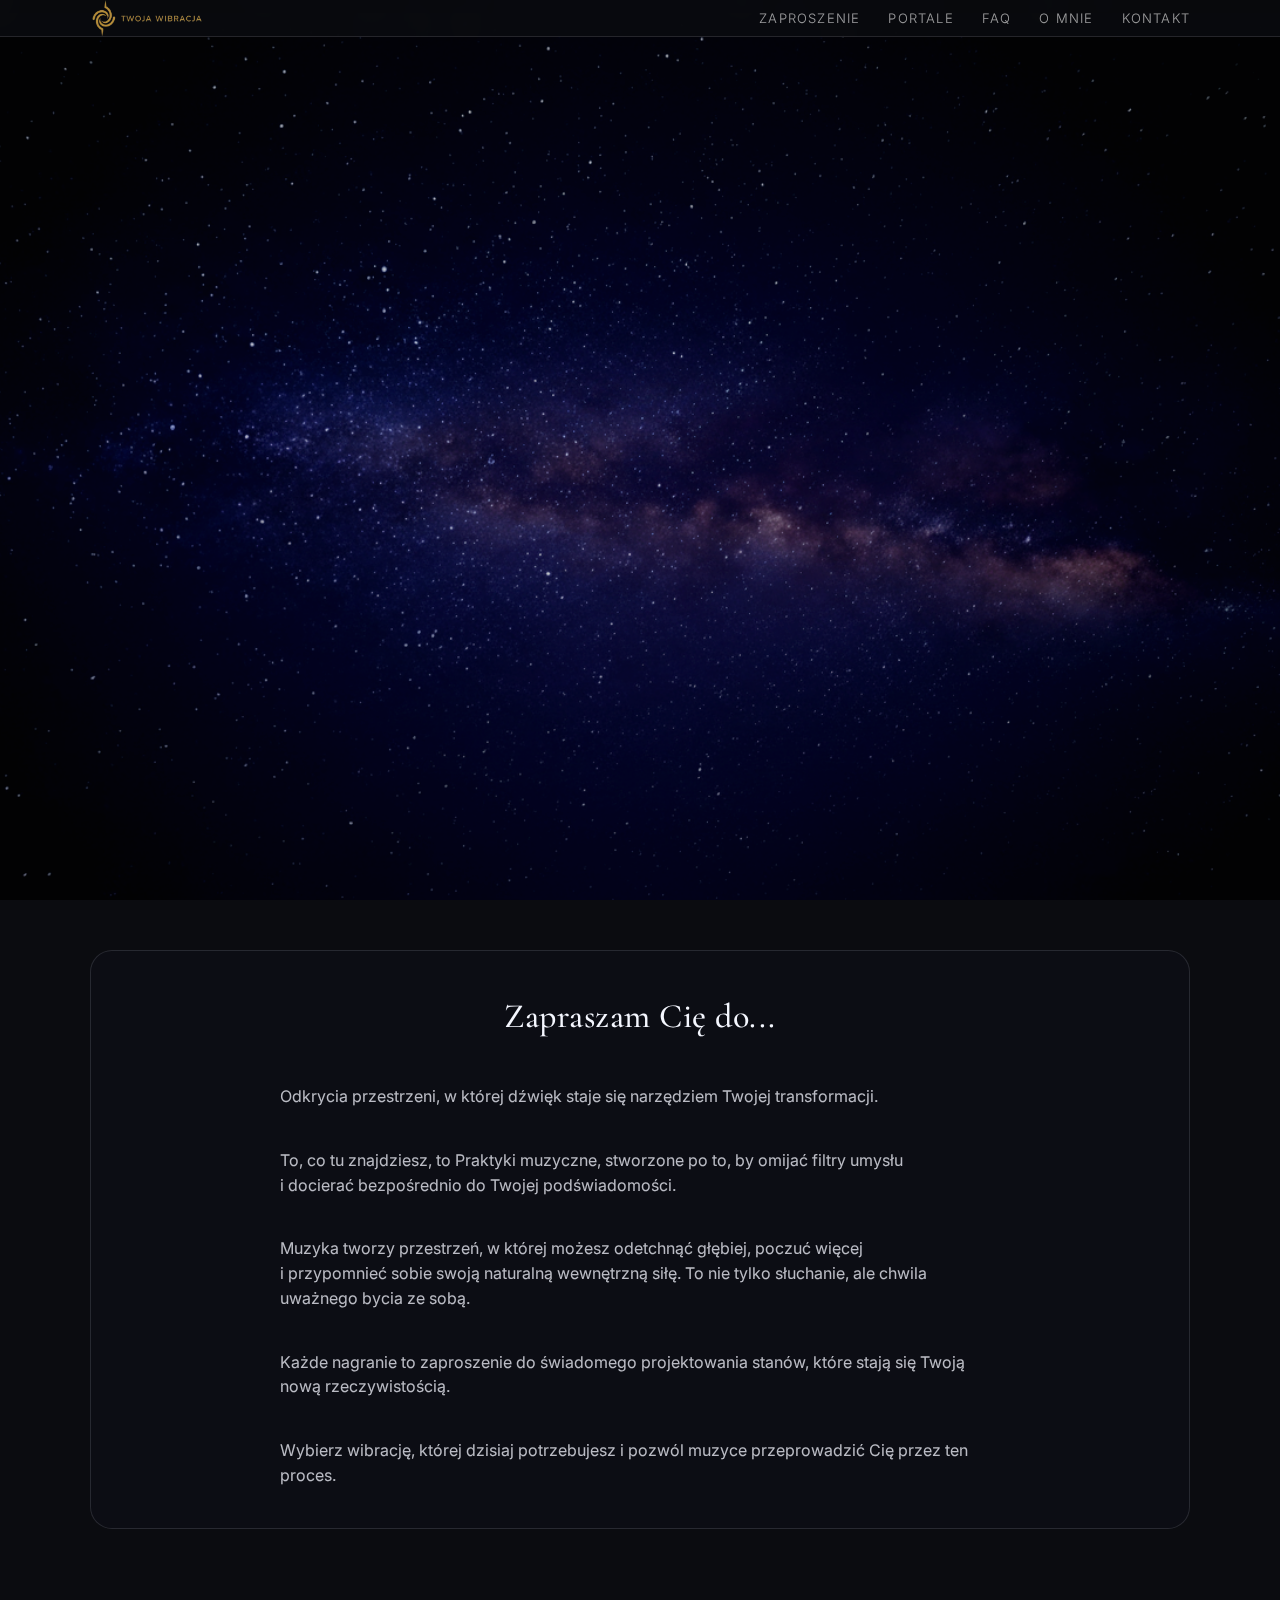
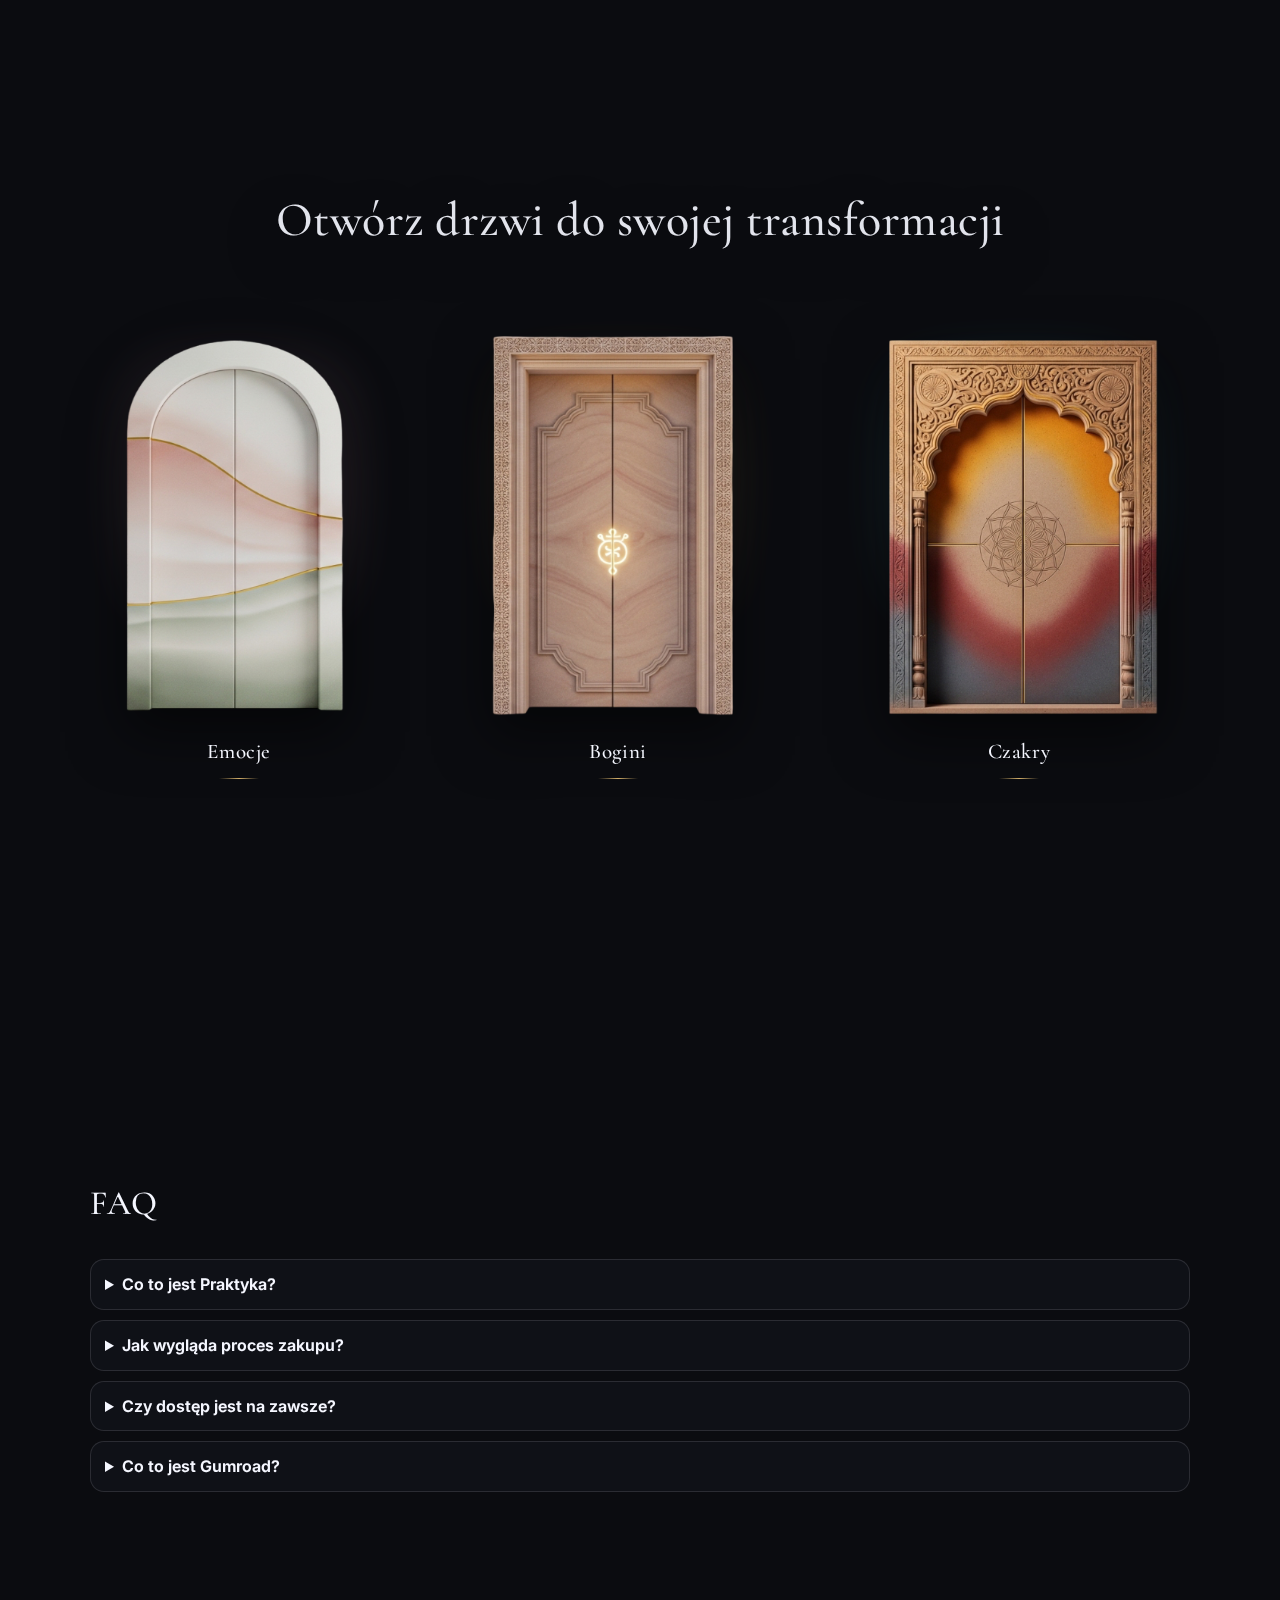
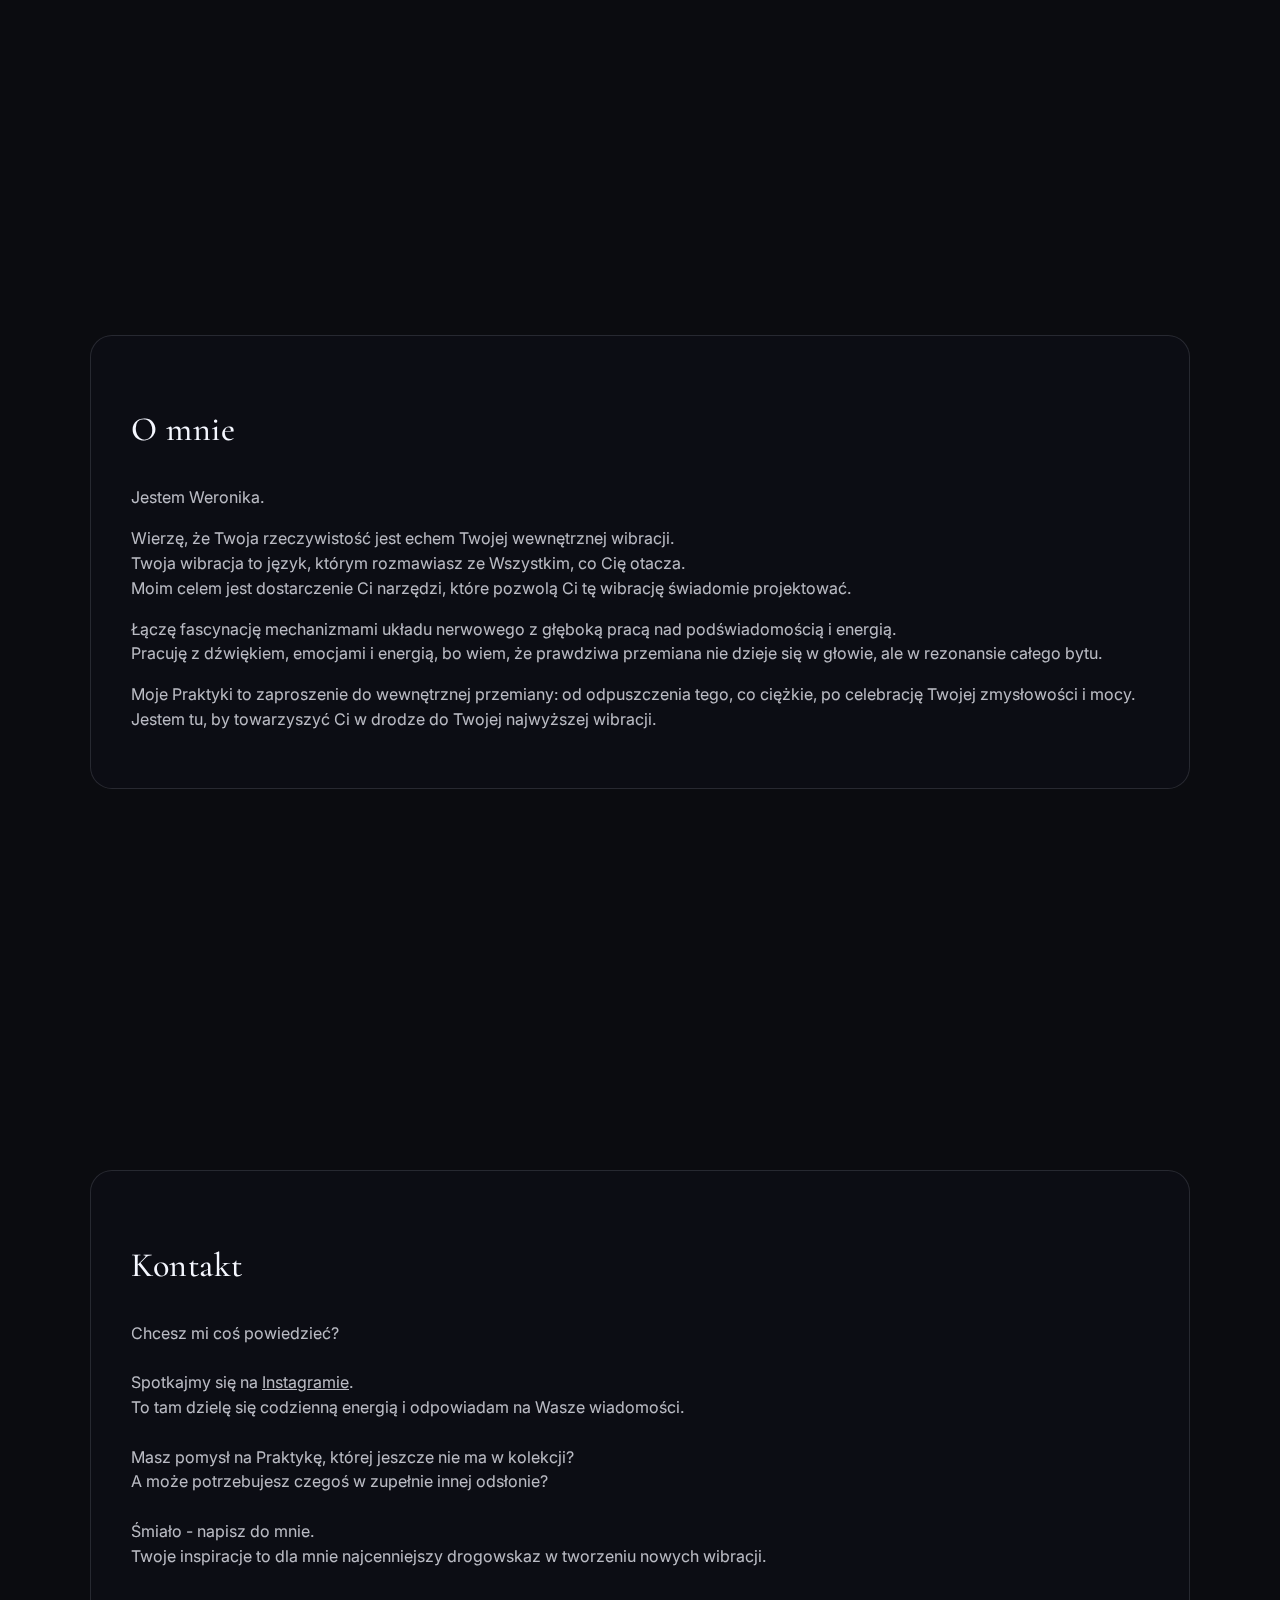
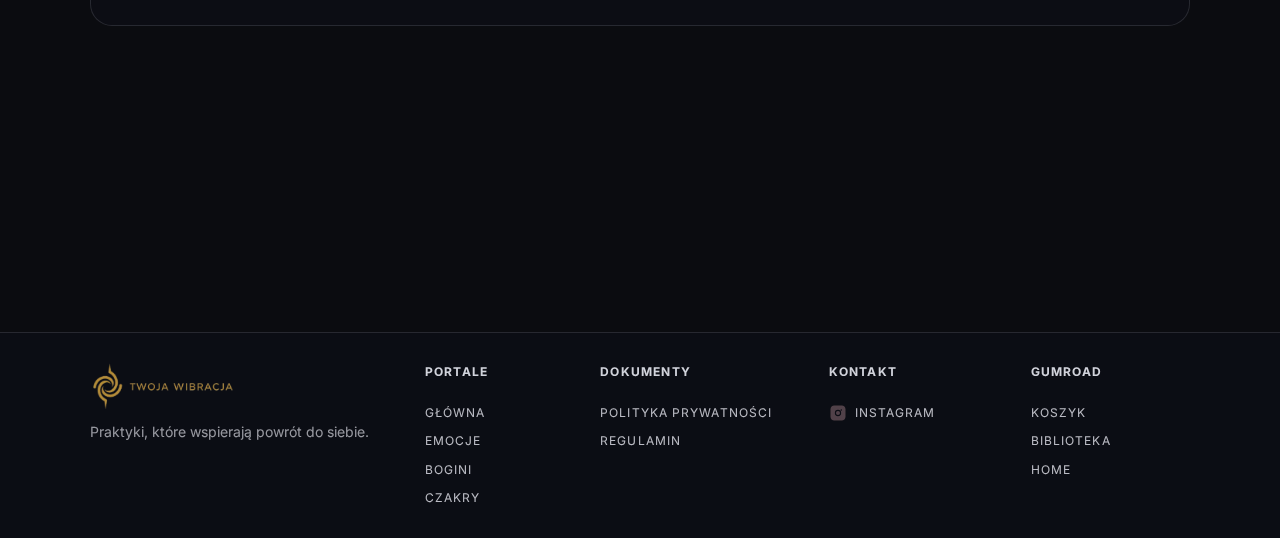
<file: index.html>
<!doctype html>
<html lang="pl" class="home">
  <head>
    <meta charset="UTF-8" />
    <meta name="viewport" content="width=device-width, initial-scale=1.0" />
    <title>Otwórz drzwi do swojej transformacji</title>
    <meta name="description" content="Mistyczne portale do transformacji. Emocje, Bogini, Czakry." />
    <link rel="stylesheet" href="css/style.css" />
    <link rel="preconnect" href="https://fonts.googleapis.com">
    <link rel="icon" type="image/png" href="assets/favicon.png">
  <link rel="preconnect" href="https://fonts.gstatic.com" crossorigin>
  <link href="https://fonts.googleapis.com/css2?family=Cormorant+Garamond:wght@500;600&family=Inter:wght@400;500;600&display=swap" rel="stylesheet">
  </head>
  <body class="theme-home">
    <header class="site-header">
      <div class="container header-inner">
        <a class="logo" href="index.html">
          <img src="assets/logo_trans_2_d.png" alt="Twoja Wibracja">
        </a>
        <nav class="nav">
          <a href="#co-kryje-sie">Zaproszenie</a>
          <a href="#portale">Portale</a>         
          <a href="#faq">FAQ</a>
          <a href="#o-mnie">O mnie</a>
          <a href="#kontakt">Kontakt</a>
        </nav>
      </div>

      <nav class="nav mobile" id="mobileNav">
        <a href="#co-kryje-sie">Zaproszenie</a>
        <a href="#portale">Portale</a>         
        <a href="#faq">FAQ</a>
        <a href="#o-mnie">O mnie</a>
        <a href="#kontakt">Kontakt</a>
      </nav>
    </header>

    <main>
      <section id="welcome" class="welcome screen">
        <div class="container welcome-inner">
          <p class="welcome-kicker">Witaj.</p>
        </div>
      </section>
      <section id="co-kryje-sie" class="section alt screen">
        <div class="container">
          <h2>Zapraszam Cię do...</h2>
          <p class="muted">
            <br>Odkrycia przestrzeni, w której dźwięk staje się narzędziem Twojej transformacji.
          </p>

          <p class="muted">
            <br>To, co tu znajdziesz, to Praktyki muzyczne, stworzone po to, by omijać filtry umysłu<br>i docierać bezpośrednio do Twojej podświadomości.<br>
          </p>

          <p class="muted">
            <br>Muzyka tworzy przestrzeń, w której możesz odetchnąć głębiej, poczuć więcej<br>i przypomnieć sobie swoją naturalną wewnętrzną siłę. To nie tylko słuchanie, ale chwila uważnego bycia ze sobą. 
          </p>

          <p class="muted">
            <br>Każde nagranie to zaproszenie do świadomego projektowania stanów, które stają się Twoją nową rzeczywistością.
          </p>
          <p class="muted">
            <br>Wybierz wibrację, której dzisiaj potrzebujesz i pozwól muzyce przeprowadzić Cię przez ten proces.
          </p>
        </div>
        </div>
      </section>      

      <section id="portale" class="section portals screen">
        <div class="container portals-inner">
          <div class="portals-heading">
            <h1 class="portals-title">
              Otwórz drzwi do swojej transformacji
            </h1>
          </div>
          <div class="doors-grid">
            <a class="door" href="emotions.html" aria-label="Portal: Emocje">
              <img src="assets/home_page/doors/Emotions_dor_no_bg.png" alt="Drzwi portalu Emocje" />
              <div class="door-label">
                <h3>Emocje</h3>
              </div>
            </a>
            <a class="door" href="goddess.html" aria-label="Portal: Bogini">
              <img src="assets/home_page/doors/Goddes_dor_no_bg.png" alt="Drzwi portalu Bogini" />
              <div class="door-label">
                <h3>Bogini</h3>
              </div>
            </a>

            <a class="door" href="chakras.html" aria-label="Portal: Czakry">
              <img src="assets/home_page/doors/Chakras_dor_no_bg.png" alt="Drzwi portalu Czakry" />
              <div class="door-label">
                <h3>Czakry</h3>
              </div>
            </a>
          </div>
        </div>
      </section>

      <section id="faq" class="section screen">
        <div class="container">
          <h2>FAQ</h2>
          <div class="faq">
            <details>
              <summary>Co to jest Praktyka?</summary>
              <p>Praktyka to piosenka afirmacyjna - zawiera tekst i melodię dopasowaną do konkretnej tematyki.</p>
            </details>            
            <details>
              <summary>Jak wygląda proces zakupu?</summary>
              <p><br> 1. Wybierasz Praktykę z konkretnej kolekcji.
                <br>2. Możesz dodać wiele Praktyk do koszyka i zobaczyć je pod tym linkiem: 
                <a href="https://gumroad.com/checkout" target="_blank" style="color: inherit; text-decoration: underline;">https://gumroad.com/checkout</a>.                                
                <br>3. Zakupu dokonujesz na platformie Gumroad. Z uwagi na jej międzynarodowy charakter, waluta w koszyku może zostać przeliczona na USD.                              
                <br>4. Od razu po zakupie otrzymujesz maila z linkiem do pobrania pliku MP3.
                <br>5. Jeśli założysz darmowe konto na platformie Gumroad (na ten sam e-mail, który został podany przy zakupie), 
                Twoje Praktyki będą zawsze &nbsp&nbsp&nbsp&nbspczekać na Ciebie w bibliotece:
                <a href="https://gumroad.com/library" target="_blank" style="color: inherit; text-decoration: underline;">https://gumroad.com/library</a>.                
              </p>
            </details>
            <details>
              <summary>Czy dostęp jest na zawsze?</summary>
              <p>Tak - to zakup jednorazowy z dostępem na zawsze.              
              </p>
            </details>
            <details>
              <summary>Co to jest Gumroad?</summary>
              <p>Gumroad to platforma e-commerce, na której przechowuję wszystkie swoje Praktyki.
                <br>Ponieważ jest to serwis globalny, płatność w koszyku odbywa się w dolarach (USD), jednak Twój bank automatycznie przeliczy tę kwotę na Twoją lokalną walutę.
                <br><br>Wszystkie Praktyki znajdziesz również bezpośrednio tutaj:
                <a href="https://twojawibracja.gumroad.com/" target="_blank" style="color: inherit; text-decoration: underline;">https://twojawibracja.gumroad.com/</a>. 
                <br>Ta strona została stworzona, żeby zapewnić Ci bardziej intuicyjne i estetyczne doświadczenie podczas wyboru Twojej Praktyki.            
              </p>
            </details>            
          </div>
        </div>
      </section>

      <section id="o-mnie" class="section alt screen">
        <div class="container">
          <h2>O mnie</h2>
          <p class="muted">
          Jestem Weronika.
          </p>
          <p class="muted">
          Wierzę, że Twoja rzeczywistość jest echem Twojej wewnętrznej wibracji. 
          <br>Twoja wibracja to język, którym rozmawiasz ze Wszystkim, co Cię otacza.
          <br>Moim celem jest dostarczenie Ci narzędzi, które pozwolą Ci tę wibrację świadomie projektować. 
          </p>
          <p class="muted">
          Łączę fascynację mechanizmami układu nerwowego z głęboką pracą nad podświadomością i energią.
          <br>Pracuję z dźwiękiem, emocjami i energią, bo wiem, że prawdziwa przemiana nie dzieje się w głowie, ale w rezonansie całego bytu.
          </p>
          <p class="muted">
          Moje Praktyki to zaproszenie do wewnętrznej przemiany:
          od odpuszczenia tego, co ciężkie, po celebrację Twojej zmysłowości i mocy. 
          Jestem tu, by towarzyszyć Ci w drodze do Twojej najwyższej wibracji.
          </p>
        </div>
      </section>

      <section id="kontakt" class="section alt screen">
        <div class="container">
          <h2>Kontakt</h2>
          <p class="muted">
          Chcesz mi coś powiedzieć?
          <br><br>
          Spotkajmy się na 
          <a href="https://www.instagram.com/twojawibracja/" target="_blank" style="color: inherit; text-decoration: underline;">Instagramie</a>. 
          <br>To tam dzielę się codzienną energią i odpowiadam na Wasze wiadomości.
          <br><br>
          Masz pomysł na Praktykę, której jeszcze nie ma w kolekcji?
          <br>A może potrzebujesz czegoś w zupełnie innej odsłonie?
          <br><br>
          Śmiało - napisz do mnie.
          <br>Twoje inspiracje to dla mnie najcenniejszy drogowskaz w tworzeniu nowych wibracji.
          </p>
        </div>
      </section>      
    </main>

    <footer class="site-footer">
      <div class="container footer-grid">
        <div class="footer-brand">
          <a class="footer-logo" href="index.html">
            <img src="assets/logo_trans_2_d.png" alt="Twoja Wibracja">
          </a>
          <p class="footer-tagline muted">
            Praktyki, które wspierają powrót do siebie.
          </p>
        </div>

        <nav class="footer-col" aria-label="Portale">
          <h4 class="footer-title">Portale</h4>
          <a href="index.html">Główna</a>
          <a href="emotions.html">Emocje</a>
          <a href="goddess.html">Bogini</a>
          <a href="chakras.html">Czakry</a>
        </nav>

        <nav class="footer-col" aria-label="Dokumenty">
          <h4 class="footer-title">Dokumenty</h4>
          <a href="privacy.html">Polityka prywatności</a>
          <a href="terms.html">Regulamin</a>
        </nav>

        <nav class="footer-col" aria-label="Kontakt">
          <h4 class="footer-title">Kontakt</h4>
          <a href="https://www.instagram.com/twojawibracja/" target="_blank" class="insta-link">
          <svg width="18" height="18" viewBox="0 0 24 24" fill="currentColor">
            <path d="M7 2C4.2 2 2 4.2 2 7v10c0 2.8 2.2 5 5 5h10c2.8 0 5-2.2 5-5V7c0-2.8-2.2-5-5-5H7zm5 5.8A4.2 4.2 0 1 1 7.8 12 4.2 4.2 0 0 1 12 7.8zm0 1.5A2.7 2.7 0 1 0 14.7 12 2.7 2.7 0 0 0 12 9.3zm4.4-2.3a1 1 0 1 1-1 1 1 1 0 0 1 1-1z"/>
          </svg>
          Instagram
        </a>
        </nav>
        <nav class="footer-col" aria-label="Gumroad">
          <h4 class="footer-title">Gumroad</h4>
          <a href="https://gumroad.com/checkout" target="_blank" rel="noopener noreferrer">Koszyk</a>
          <a href="https://gumroad.com/library" target="_blank" rel="noopener noreferrer">Biblioteka</a>
          <a href="https://twojawibracja.gumroad.com/" target="_blank" rel="noopener noreferrer">Home</a>
        </nav>

      </div>
    </footer>

    <script src="js/script.js"></script>
  </body>
</html>
</file>
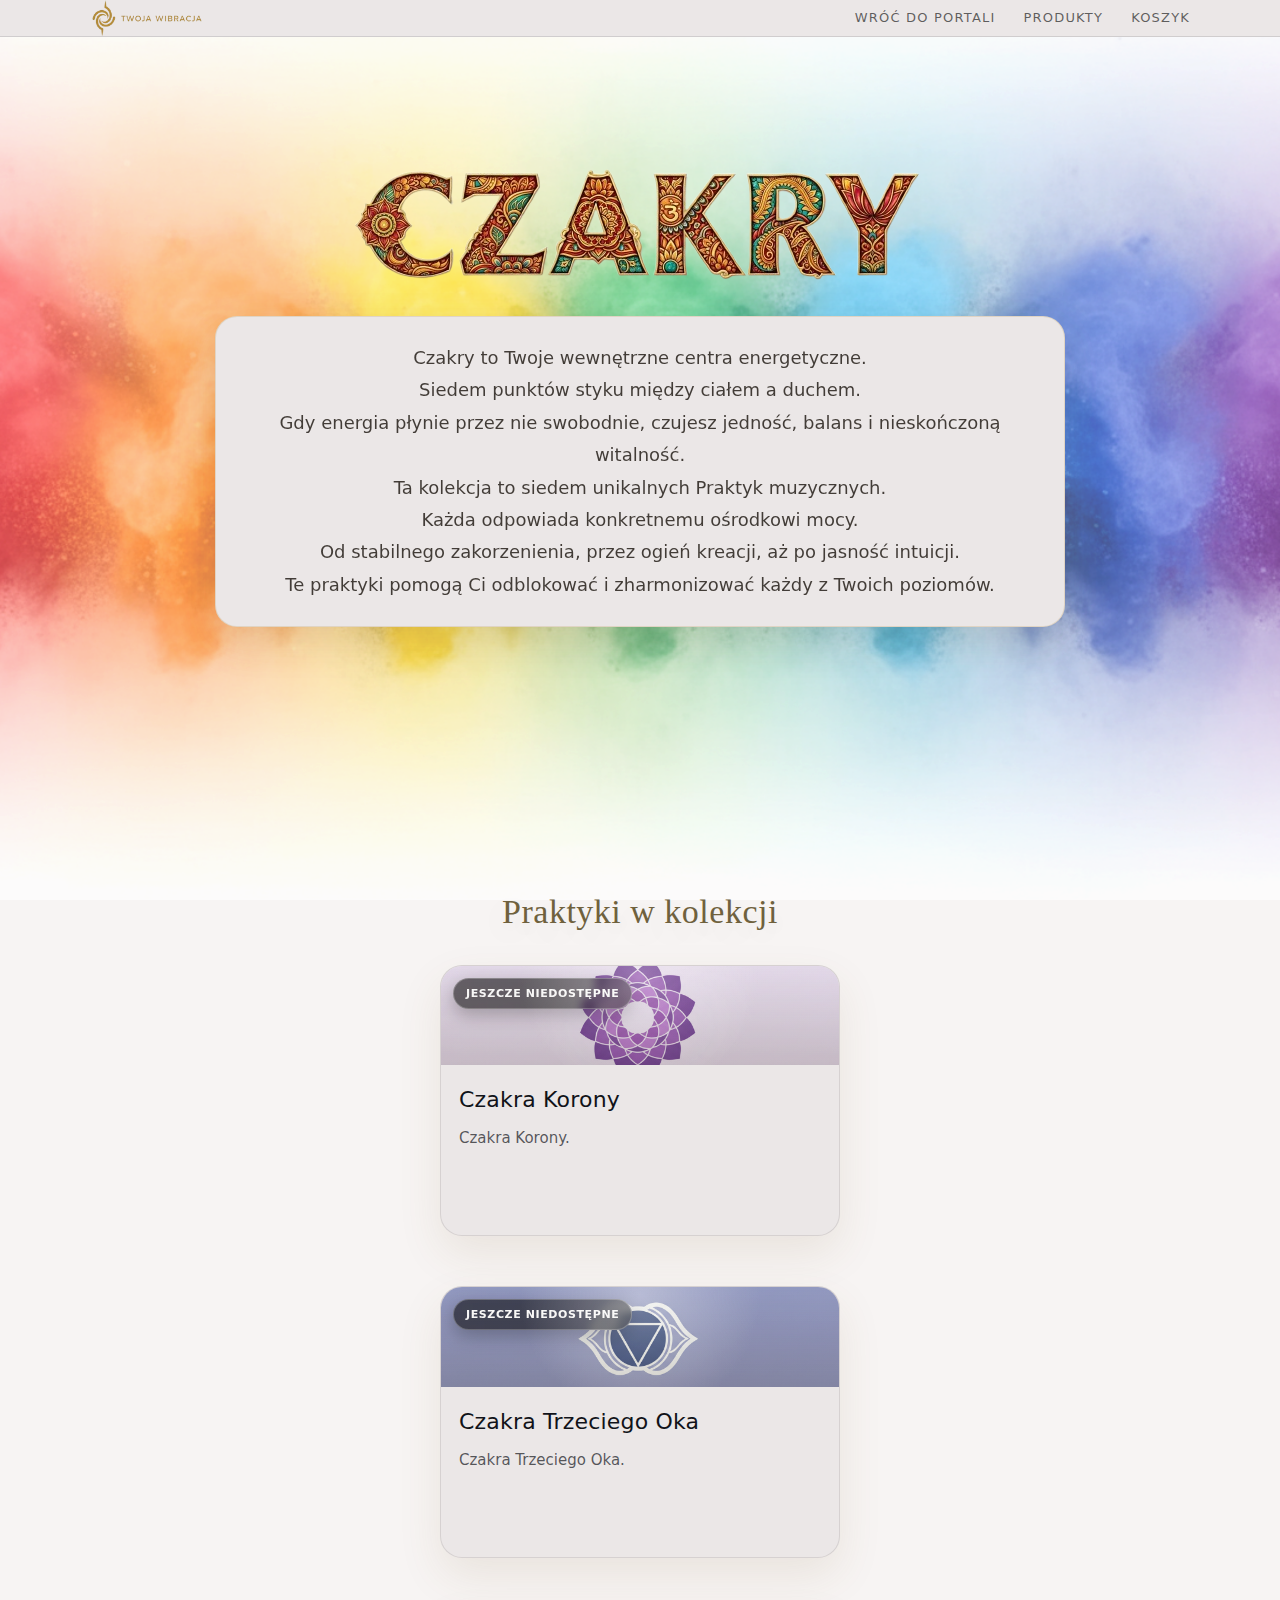
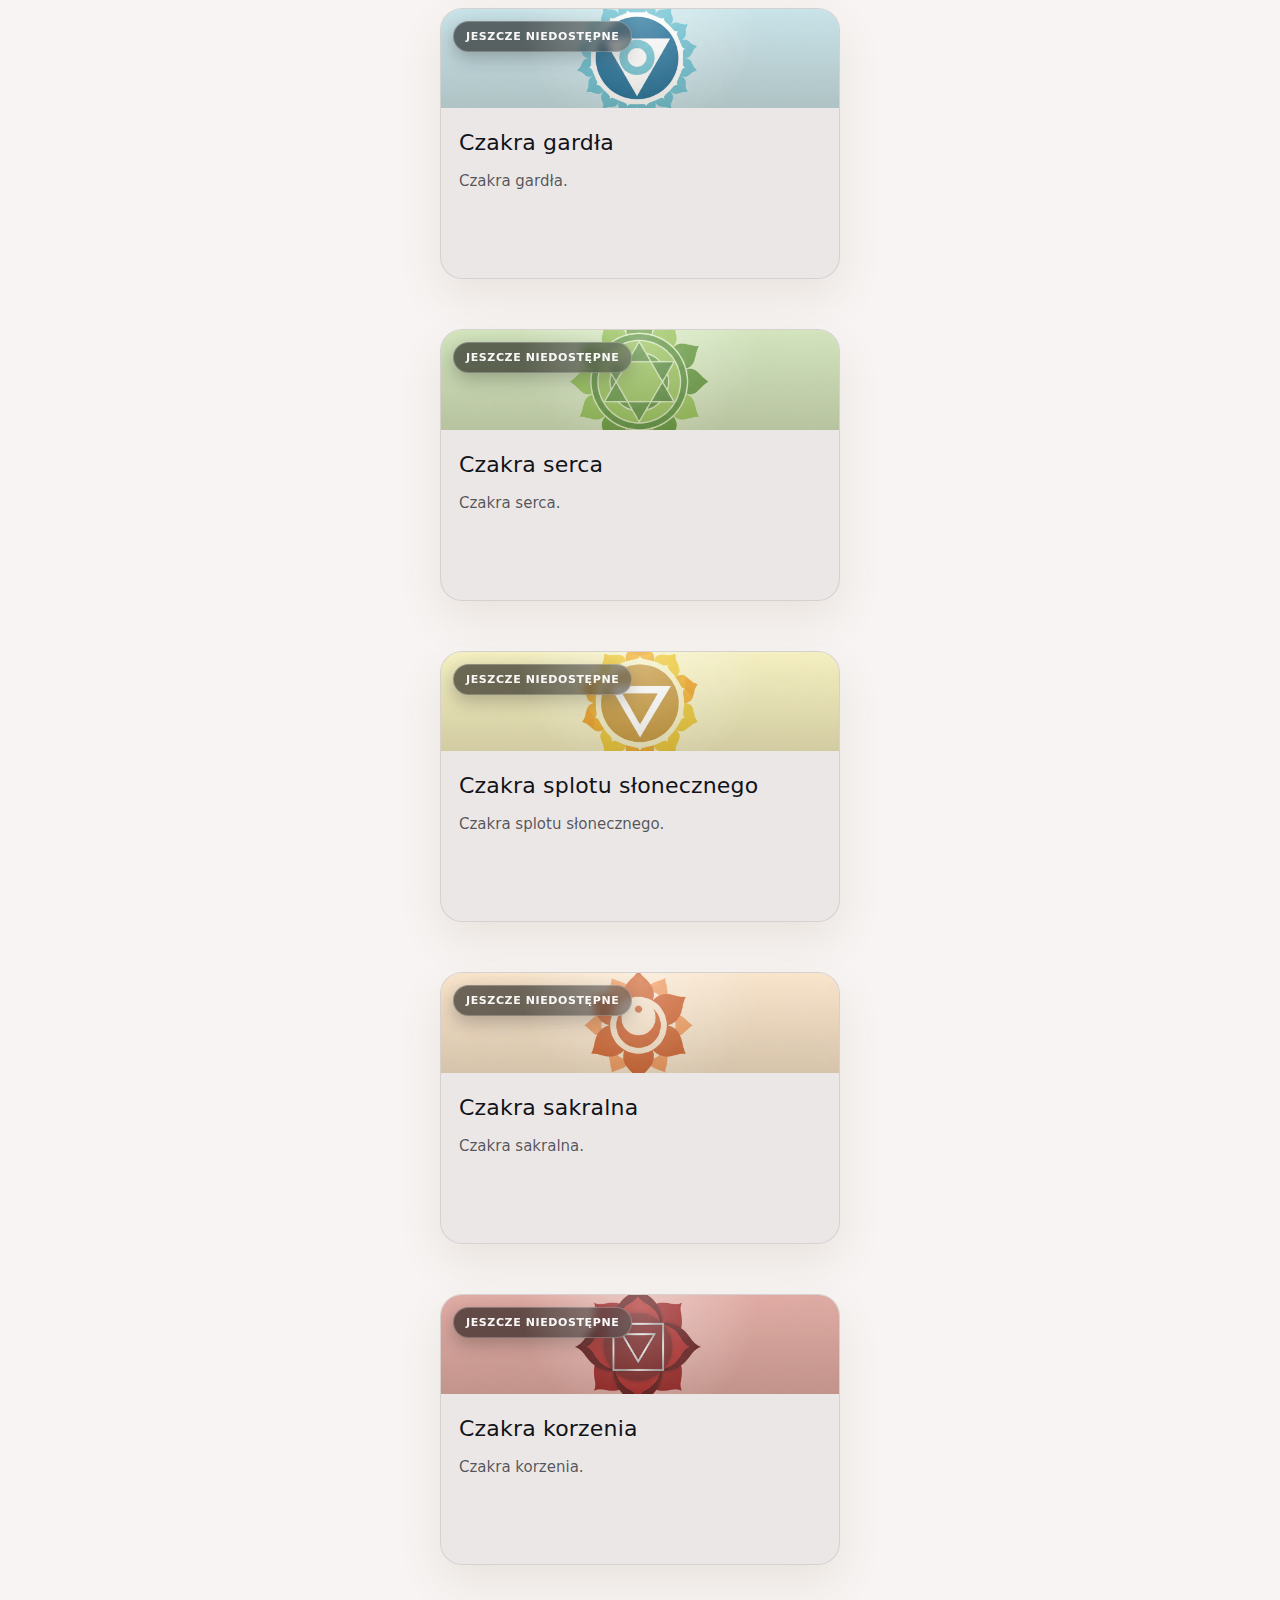
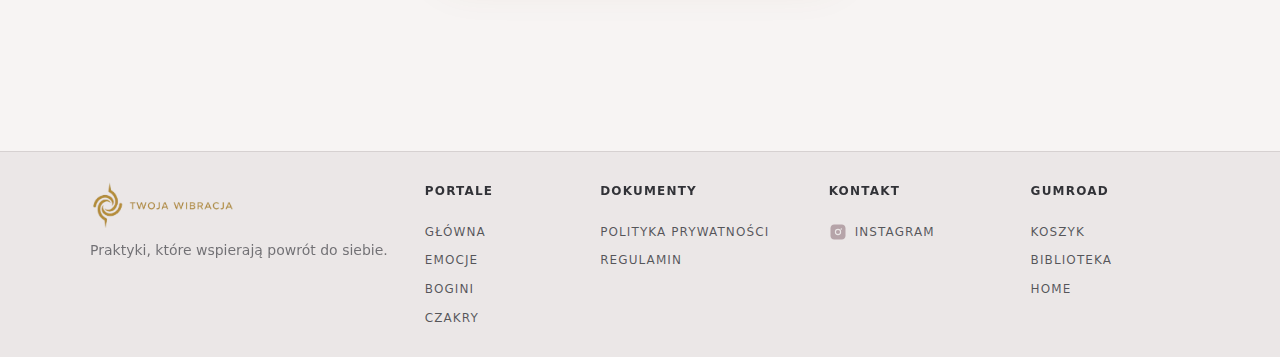
<file: chakras.html>
<!doctype html>
<html lang="pl">
  <head>
    <meta charset="UTF-8" />
    <meta name="viewport" content="width=device-width, initial-scale=1.0" />
    <title>Praktyki - Czkary</title>
    <meta name="description" content="Kolekcja Praktyk: Czakry. MP3 do przebudzenia mocy" />
    <link rel="stylesheet" href="css/style.css" />
    <link rel="icon" type="image/png" href="assets/favicon.png">    
  </head>
  <body class="theme-chakras">
    <header class="site-header">
      <div class="container header-inner">
        <a class="logo" href="index.html">
          <img src="assets/logo_trans_2_d.png" alt="Twoja Wibracja">
        </a>
        <nav class="nav">
          <a href="index.html#portale">Wróć do portali</a>
          <a href="#products">Produkty</a>
          <a href="https://gumroad.com/checkout" target="_blank" rel="noopener">Koszyk</a>          
        </nav>
      </div>
      <nav class="nav mobile" id="mobileNav">
          <a href="index.html#portale">Wróć do portali</a>
          <a href="#products">Produkty</a>
          <a href="https://gumroad.com/checkout" target="_blank" rel="noopener">Koszyk</a>
      </nav>
    </header>

    <main>
    <section class="screen">
      <div style="width:100%">
        <section class="collection-title">
          <div class="container">
            <div class="title-wrap">
              <a class="title-img">
                <img src="assets/czakry/title/czakry-napis-2-nobg.png" alt="Czakry napis">
              </a>  
              <div class="title-subline"></div>
            </div>
          </div>
        </section>
        <section class="intro">
          <div class="intro-card">
            <p class="intro-lead">Czakry to Twoje wewnętrzne centra energetyczne.</p>
            <p class="intro-lead">Siedem punktów styku między ciałem a duchem.</p>
            <p class="intro-lead">Gdy energia płynie przez nie swobodnie, czujesz jedność, balans i nieskończoną witalność.</p>        
            <p class="intro-lead">Ta kolekcja to siedem unikalnych Praktyk muzycznych.</p>
            <p class="intro-lead">Każda odpowiada konkretnemu ośrodkowi mocy.</p>
            <p class="intro-lead">Od stabilnego zakorzenienia, przez ogień kreacji, aż po jasność intuicji.</p>
            <p class="intro-lead">Te praktyki pomogą Ci odblokować i zharmonizować każdy z Twoich poziomów.</p>
          </div>
        </section>
      </div>
    </section>
      <section id="products" class="section">
        <div class="container">
          <h2>Praktyki w kolekcji</h2>
          <div class="grid cards">
            <article class="card product-card">
              <div class="product-cover">
                <img src="assets/czakry/cover/crown-chakras.png" alt="Czakra Korony">
                <div class="product-badge">Jeszcze niedostępne</div>              
              </div>

              <div class="product-body">
                <h3 class="product-title">Czakra Korony</h3>

                <p class="product-short muted">
                  Czakra Korony.
                </p>

                <!-- <div class="price-row">
                  <a class="btn product-btn"
                    href="https://twojawibracja.gumroad.com/l/vvhyq">
                    Zobacz produkt
                  </a>
                </div> -->
              </div>
            </article>
            <article class="card product-card">
              <div class="product-cover">
                <img src="assets/czakry/cover/czakra-trzeciego-oka-2.png" alt="Czakra Trzeciego Oka">
                <div class="product-badge">Jeszcze niedostępne</div>              
              </div>

              <div class="product-body">
                <h3 class="product-title">Czakra Trzeciego Oka</h3>

                <p class="product-short muted">
                  Czakra Trzeciego Oka.
                </p>

                <!-- <div class="price-row">
                  <a class="btn product-btn"
                    href="https://twojawibracja.gumroad.com/l/vvhyq">
                    Zobacz produkt
                  </a>
                </div> -->
              </div>
            </article>
            <article class="card product-card">
              <div class="product-cover">
                <img src="assets/czakry/cover/czakra-gardla-1.png" alt="Czakra gardła">
                <div class="product-badge">Jeszcze niedostępne</div>              
              </div>

              <div class="product-body">
                <h3 class="product-title">Czakra gardła</h3>

                <p class="product-short muted">
                  Czakra gardła.
                </p>

                <!-- <div class="price-row">
                  <a class="btn product-btn"
                    href="https://twojawibracja.gumroad.com/l/vvhyq">
                    Zobacz produkt
                  </a>
                </div> -->
              </div>
            </article>
            <article class="card product-card">
              <div class="product-cover">
                <img src="assets/czakry/cover/czakra-serca.png" alt="Czakra serca">
                <div class="product-badge">Jeszcze niedostępne</div>              
              </div>

              <div class="product-body">
                <h3 class="product-title">Czakra serca</h3>

                <p class="product-short muted">
                  Czakra serca.
                </p>

                <!-- <div class="price-row">
                  <a class="btn product-btn"
                    href="https://twojawibracja.gumroad.com/l/vvhyq">
                    Zobacz produkt
                  </a>
                </div> -->
              </div>
            </article>
            <article class="card product-card">
              <div class="product-cover">
                <img src="assets/czakry/cover/czakra-splotu.png" alt="Czakra splotu słonecznego">
                <div class="product-badge">Jeszcze niedostępne</div>              
              </div>

              <div class="product-body">
                <h3 class="product-title">Czakra splotu słonecznego</h3>

                <p class="product-short muted">
                  Czakra splotu słonecznego.
                </p>

                <!-- <div class="price-row">
                  <a class="btn product-btn"
                    href="https://twojawibracja.gumroad.com/l/vvhyq">
                    Zobacz produkt
                  </a>
                </div> -->
              </div>
            </article>
            <article class="card product-card">
              <div class="product-cover">
                <img src="assets/czakry/cover/czakra-sakralna-1.png" alt="Czakra sakralna">
                <div class="product-badge">Jeszcze niedostępne</div>              
              </div>

              <div class="product-body">
                <h3 class="product-title">Czakra sakralna</h3>

                <p class="product-short muted">
                  Czakra sakralna.
                </p>
<!-- 
                <div class="price-row">
                  <a class="btn product-btn"
                    href="https://twojawibracja.gumroad.com/l/vvhyq">
                    Zobacz produkt
                  </a>
                </div> -->
              </div>
            </article>
            <article class="card product-card">
              <div class="product-cover">
                <img src="assets/czakry/cover/czakra-korzenia-1.png" alt="Czakra korzenia">
                <div class="product-badge">Jeszcze niedostępne</div>
              </div>

              <div class="product-body">
                <h3 class="product-title">Czakra korzenia</h3>

                <p class="product-short muted">
                  Czakra korzenia.
                </p>

                <!-- <div class="price-row">
                  <a class="btn product-btn"
                    href="https://twojawibracja.gumroad.com/l/vvhyq">
                    Zobacz produkt
                  </a>
                </div> -->
              </div>
            </article>                                                                                                          
          </div>
        </div>
      </section>
    </main>
    <footer class="site-footer">
      <div class="container footer-grid">
        <div class="footer-brand">
          <a class="footer-logo" href="index.html">
            <img src="assets/logo_trans_2_d.png" alt="Twoja Wibracja">
          </a>
          <p class="footer-tagline muted">
            Praktyki, które wspierają powrót do siebie.
          </p>
        </div>

        <nav class="footer-col" aria-label="Portale">
          <h4 class="footer-title">Portale</h4>
          <a href="index.html">Główna</a>
          <a href="emotions.html">Emocje</a>
          <a href="goddess.html">Bogini</a>
          <a href="chakras.html">Czakry</a>
        </nav>

        <nav class="footer-col" aria-label="Dokumenty">
          <h4 class="footer-title">Dokumenty</h4>
          <a href="privacy.html">Polityka prywatności</a>
          <a href="terms.html">Regulamin</a>
        </nav>
        <nav class="footer-col" aria-label="Kontakt">
          <h4 class="footer-title">Kontakt</h4>
          <a href="https://www.instagram.com/twojawibracja/" target="_blank" class="insta-link">
          <svg width="18" height="18" viewBox="0 0 24 24" fill="currentColor">
            <path d="M7 2C4.2 2 2 4.2 2 7v10c0 2.8 2.2 5 5 5h10c2.8 0 5-2.2 5-5V7c0-2.8-2.2-5-5-5H7zm5 5.8A4.2 4.2 0 1 1 7.8 12 4.2 4.2 0 0 1 12 7.8zm0 1.5A2.7 2.7 0 1 0 14.7 12 2.7 2.7 0 0 0 12 9.3zm4.4-2.3a1 1 0 1 1-1 1 1 1 0 0 1 1-1z"/>
          </svg>
          Instagram
        </a>
        </nav>
        <nav class="footer-col" aria-label="Gumroad">
          <h4 class="footer-title">Gumroad</h4>
          <a href="https://gumroad.com/checkout" target="_blank" rel="noopener noreferrer">Koszyk</a>
          <a href="https://gumroad.com/library" target="_blank" rel="noopener noreferrer">Biblioteka</a>
          <a href="https://twojawibracja.gumroad.com/" target="_blank" rel="noopener noreferrer">Home</a>
        </nav>
                        
      </div>
    </footer>
    <script src="js/script.js"></script>
    <script src="https://gumroad.com/js/gumroad.js"></script>
  </body>
</html>
</file>
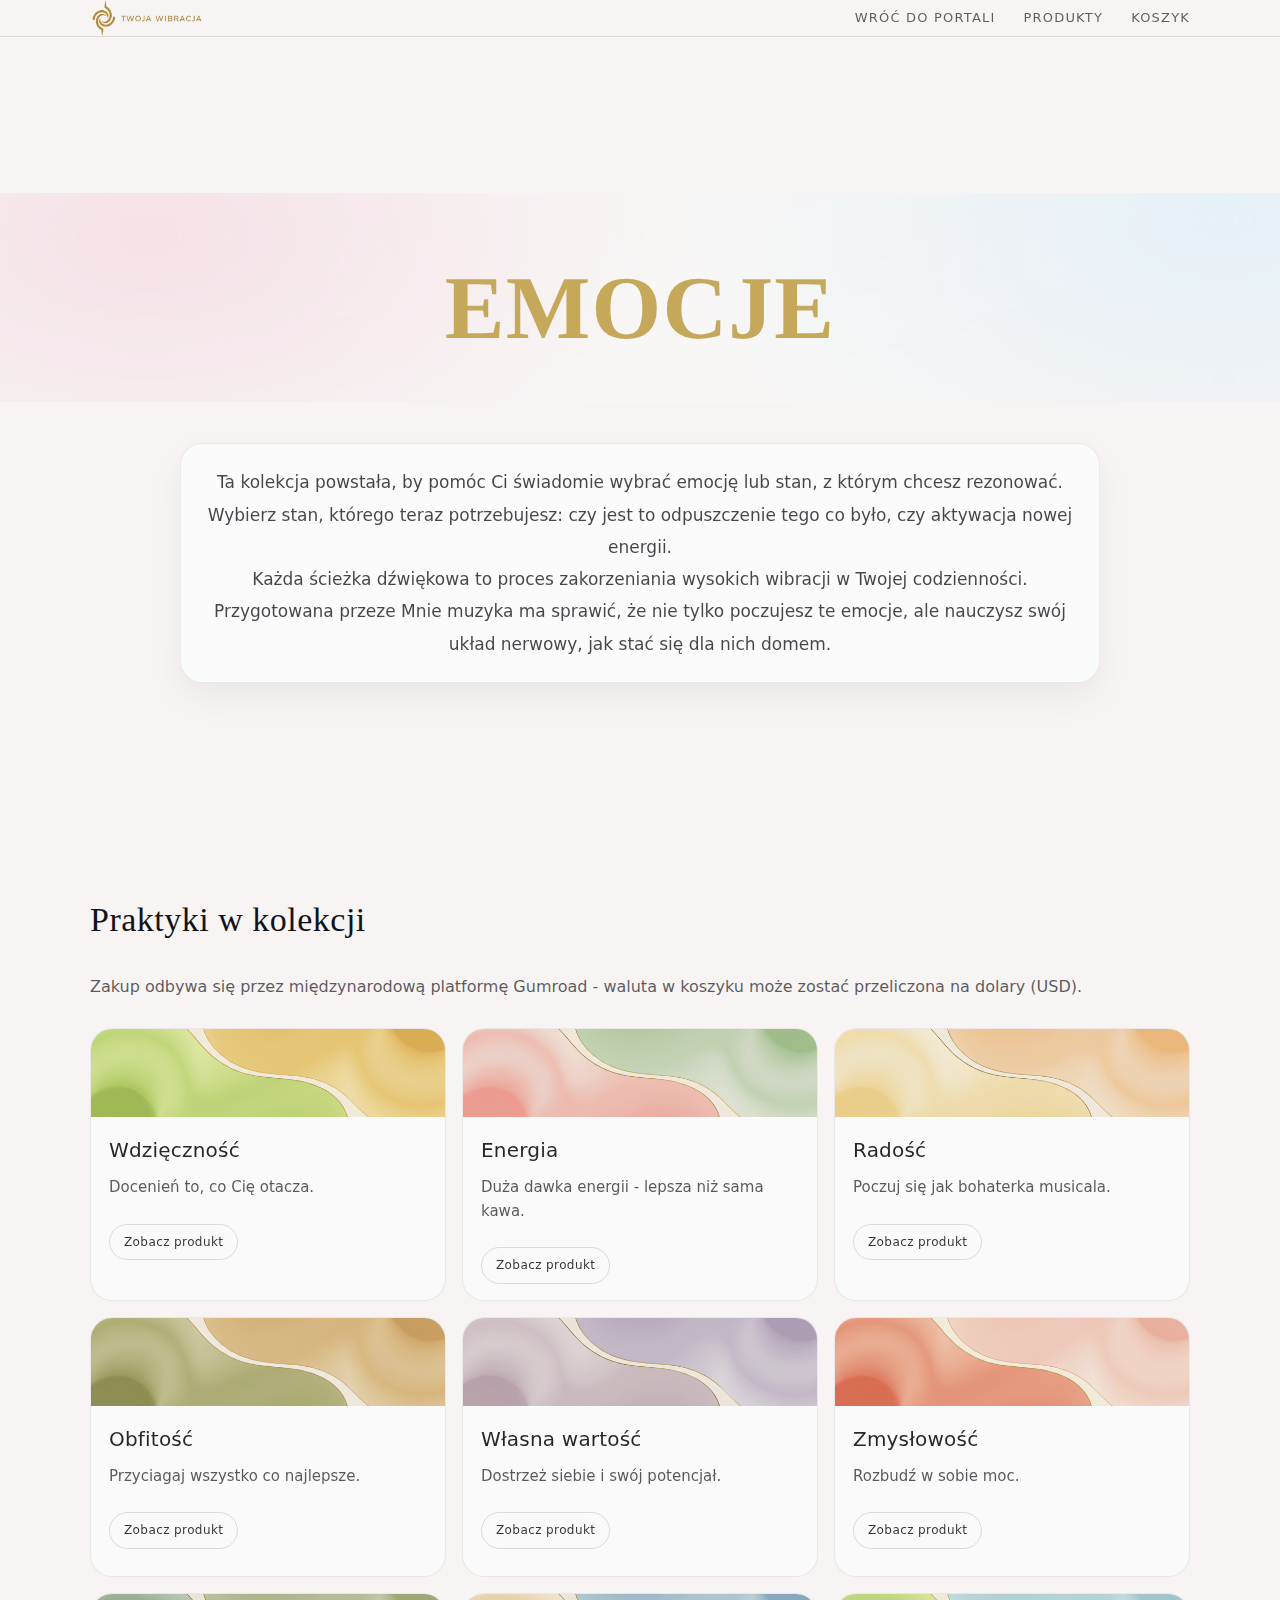
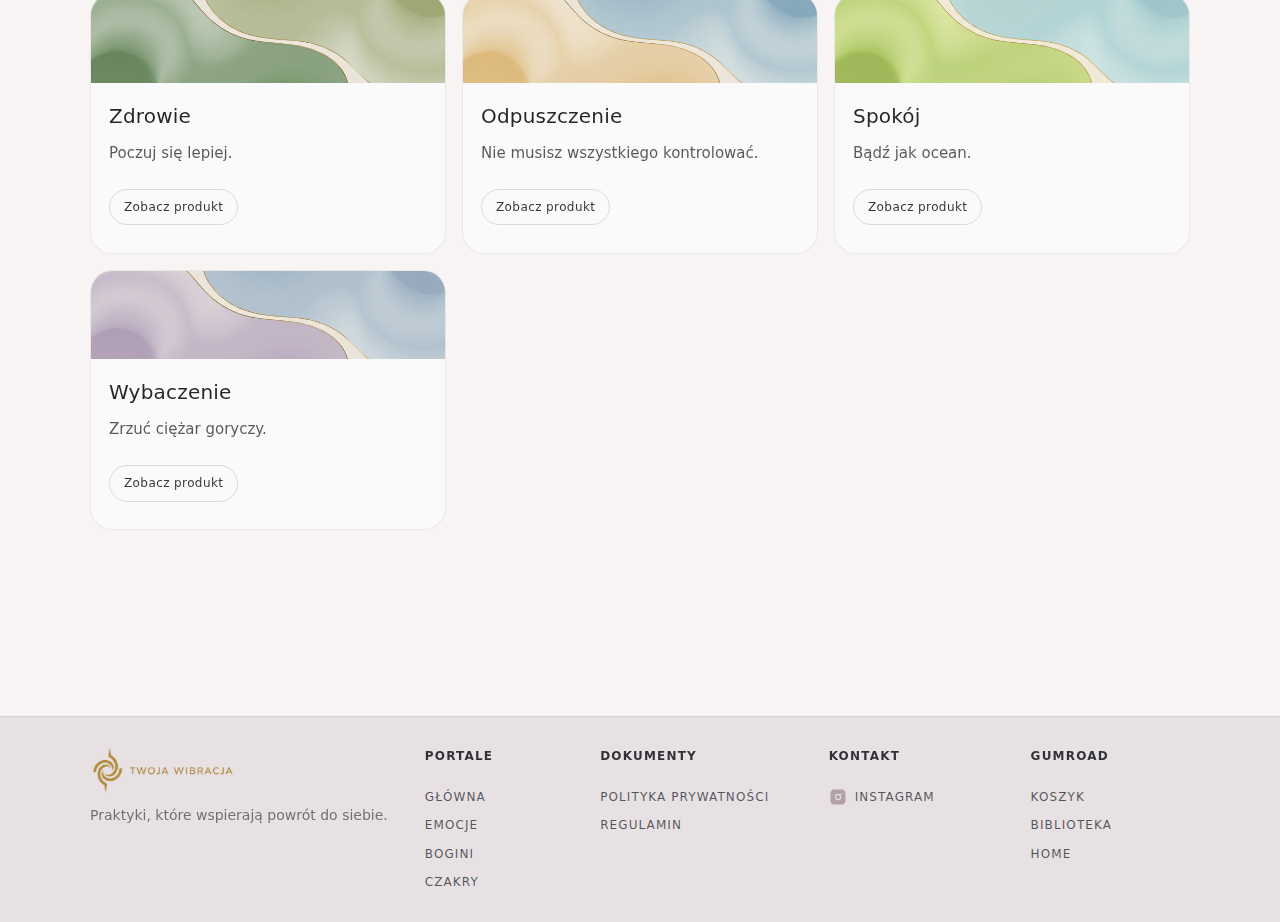
<file: emotions.html>
<!doctype html>
<html lang="pl">
  <head>
    <meta charset="UTF-8" />
    <meta name="viewport" content="width=device-width, initial-scale=1.0" />
    <title>Praktyki — Emocje</title>
    <meta name="description" content="Kolekcja Praktyk: Emocje. MP3 do ukojenia i regulacji." />
    <link rel="stylesheet" href="css/style.css" />
    <link rel="icon" type="image/png" href="assets/favicon.png">    
  </head>
  <body class="theme-emotions-light">
    <header class="site-header">
      <div class="container header-inner">
        <a class="logo" href="index.html">
          <img src="assets/logo_trans_2_d.png" alt="Twoja Wibracja">
        </a>
        <nav class="nav">
          <a href="index.html#portale">Wróć do portali</a>
          <a href="#products">Produkty</a>
          <a href="https://gumroad.com/checkout" target="_blank" rel="noopener">Koszyk</a>          
        </nav>
      </div>
      <nav class="nav mobile" id="mobileNav">
          <a href="index.html#portale">Wróć do portali</a>
          <a href="#products">Produkty</a>
          <a href="https://gumroad.com/checkout" target="_blank" rel="noopener">Koszyk</a> 
      </nav>
    </header>

    <main>
    <section class="screen">
      <div style="width:100%">
        <section class="collection-title">
          <div class="container">
            <div class="title-wrap">
              <h1 class="title-display">EMOCJE</h1>
              <div class="title-subline"></div>
            </div>
          </div>
        </section>
        <section class="intro">
          <div class="intro-card">
            <p class="intro-lead">Ta kolekcja powstała, by pomóc Ci świadomie wybrać emocję lub stan, z którym chcesz rezonować.</p>
            <p class="intro-lead">Wybierz stan, którego teraz potrzebujesz: czy jest to odpuszczenie tego co było, czy aktywacja nowej energii.</p>        
            <p class="intro-lead">Każda ścieżka dźwiękowa to proces zakorzeniania wysokich wibracji w Twojej codzienności.</p>        
            <p class="intro-lead">Przygotowana przeze Mnie muzyka ma sprawić, że nie tylko poczujesz te emocje, ale nauczysz swój układ nerwowy, jak stać się dla nich domem.</p>
          </div>
        </section>
      </div>
    </section>
      <section id="products" class="section">
        <div class="container">
          <h2>Praktyki w kolekcji</h2>
          <p class="products-info muted">Zakup odbywa się przez międzynarodową platformę Gumroad - waluta w koszyku może zostać przeliczona na dolary (USD).</p>
          <div class="grid cards">
            <article class="card product-card">
              <div class="product-cover">
                <img src="assets/emocje/cover/wdziecznosc_cover_3.png" alt="Praktyka Wdzięczności">
              </div>

              <div class="product-body">
                <h3 class="product-title">Wdzięczność</h3>

                <p class="product-short muted">
                  Docenień to, co Cię otacza.
                </p>

                <div class="price-row">
                  <a class="btn product-btn"
                    href="https://twojawibracja.gumroad.com/l/praktyka-wdziecznosci">
                    Zobacz produkt
                  </a>
                </div>
              </div>
            </article>
            <article class="card product-card">
              <div class="product-cover">
                <img src="assets/emocje/cover/energia_cover_3.png" alt="Praktyka Energii">
              </div>

              <div class="product-body">
                <h3 class="product-title">Energia</h3>

                <p class="product-short muted">
                  Duża dawka energii - lepsza niż sama kawa.
                </p>

                <div class="price-row">
                  <a class="btn product-btn"
                    href="https://twojawibracja.gumroad.com/l/praktyka-energii">
                    Zobacz produkt
                  </a>
                </div>
              </div>
            </article>
            <article class="card product-card">
              <div class="product-cover">
                <img src="assets/emocje/cover/radosc_cover.png" alt="Praktyka Radości">
              </div>

              <div class="product-body">
                <h3 class="product-title">Radość</h3>

                <p class="product-short muted">
                  Poczuj się jak bohaterka musicala.
                </p>

                <div class="price-row">
                  <a class="btn product-btn"
                    href="https://twojawibracja.gumroad.com/l/praktyka-radosci">
                    Zobacz produkt
                  </a>
                </div>
              </div>
            </article>
            <article class="card product-card">
              <div class="product-cover">
                <img src="assets/emocje/cover/obfitosc_cover.png" alt="Praktyka Obfitości">
              </div>

              <div class="product-body">
                <h3 class="product-title">Obfitość</h3>

                <p class="product-short muted">
                  Przyciagaj wszystko co najlepsze.
                </p>

                <div class="price-row">
                  <a class="btn product-btn"
                    href="https://twojawibracja.gumroad.com/l/praktyka-obfitosci">
                    Zobacz produkt
                  </a>
                </div>
              </div>
            </article>
            <article class="card product-card">
              <div class="product-cover">
                <img src="assets/emocje/cover/wartosc_cover_2.png" alt="Praktyka Własnej Wartości">
              </div>

              <div class="product-body">
                <h3 class="product-title">Własna wartość</h3>

                <p class="product-short muted">
                  Dostrzeż siebie i swój potencjał.
                </p>

                <div class="price-row">
                  <a class="btn product-btn"
                    href="https://twojawibracja.gumroad.com/l/praktyka-wlasnej-wartosci">
                    Zobacz produkt
                  </a>
                </div>
              </div>
            </article>
            <article class="card product-card">
              <div class="product-cover">
                <img src="assets/emocje/cover/zmyslowosc_cover.png" alt="Praktyka Zmysłowości">
              </div>

              <div class="product-body">
                <h3 class="product-title">Zmysłowość</h3>

                <p class="product-short muted">
                  Rozbudź w sobie moc.
                </p>

                <div class="price-row">
                  <a class="btn product-btn"
                    href="https://twojawibracja.gumroad.com/l/praktyka-zmyslowosci">
                    Zobacz produkt
                  </a>
                </div>
              </div>
            </article>
            <article class="card product-card">
              <div class="product-cover">
                <img src="assets/emocje/cover/zdrowie_cover_2.png" alt="Praktyka Uzdrowienia">
              </div>

              <div class="product-body">
                <h3 class="product-title">Zdrowie</h3>

                <p class="product-short muted">
                  Poczuj się lepiej.
                </p>

                <div class="price-row">
                  <a class="btn product-btn"
                    href="https://twojawibracja.gumroad.com/l/praktyka-uzdrowienia">
                    Zobacz produkt
                  </a>
                </div>
              </div>
            </article>
            <article class="card product-card">
              <div class="product-cover">
                <img src="assets/emocje/cover/odpuszczenie.png" alt="Praktyka Odpuszczenia">
              </div>

              <div class="product-body">
                <h3 class="product-title">Odpuszczenie</h3>

                <p class="product-short muted">
                  Nie musisz wszystkiego kontrolować.
                </p>

                <div class="price-row">
                  <a class="btn product-btn"
                    href="https://twojawibracja.gumroad.com/l/praktyka-odpuszczenia">
                    Zobacz produkt
                  </a>
                </div>
              </div>
            </article>
            <article class="card product-card">
              <div class="product-cover">
                <img src="assets/emocje/cover/spokoj_cover.png" alt="Praktyka Spokoju">
              </div>

              <div class="product-body">
                <h3 class="product-title">Spokój</h3>

                <p class="product-short muted">
                  Bądź jak ocean.
                </p>

                <div class="price-row">
                  <a class="btn product-btn"
                    href="https://twojawibracja.gumroad.com/l/praktyka-spokoju">
                    Zobacz produkt
                  </a>
                </div>
              </div>
            </article>
            <article class="card product-card">
              <div class="product-cover">
                <img src="assets/emocje/cover/wybaczenie_cover_2.png" alt="Praktyka Wybaczenia">
              </div>

              <div class="product-body">
                <h3 class="product-title">Wybaczenie</h3>

                <p class="product-short muted">
                  Zrzuć ciężar goryczy.
                </p>

                <div class="price-row">
                  <a class="btn product-btn"
                    href="https://twojawibracja.gumroad.com/l/praktyka-wybaczenia">
                    Zobacz produkt
                  </a>
                </div>
              </div>
            </article>                                                                                
          </div>
        </div>
      </section>
    </main>
    <footer class="site-footer">
      <div class="container footer-grid">
        <div class="footer-brand">
          <a class="footer-logo" href="index.html">
            <img src="assets/logo_trans_2_d.png" alt="Twoja Wibracja">
          </a>
          <p class="footer-tagline muted">
            Praktyki, które wspierają powrót do siebie.
          </p>
        </div>

        <nav class="footer-col" aria-label="Portale">
          <h4 class="footer-title">Portale</h4>
          <a href="index.html">Główna</a>
          <a href="emotions.html">Emocje</a>
          <a href="goddess.html">Bogini</a>
          <a href="chakras.html">Czakry</a>
        </nav>

        <nav class="footer-col" aria-label="Dokumenty">
          <h4 class="footer-title">Dokumenty</h4>
          <a href="privacy.html">Polityka prywatności</a>
          <a href="terms.html">Regulamin</a>
        </nav>

        <nav class="footer-col" aria-label="Kontakt">
          <h4 class="footer-title">Kontakt</h4>
          <a href="https://www.instagram.com/twojawibracja/" target="_blank" class="insta-link">
          <svg width="18" height="18" viewBox="0 0 24 24" fill="currentColor">
            <path d="M7 2C4.2 2 2 4.2 2 7v10c0 2.8 2.2 5 5 5h10c2.8 0 5-2.2 5-5V7c0-2.8-2.2-5-5-5H7zm5 5.8A4.2 4.2 0 1 1 7.8 12 4.2 4.2 0 0 1 12 7.8zm0 1.5A2.7 2.7 0 1 0 14.7 12 2.7 2.7 0 0 0 12 9.3zm4.4-2.3a1 1 0 1 1-1 1 1 1 0 0 1 1-1z"/>
          </svg>
          Instagram
        </a>
        </nav>    
        <nav class="footer-col" aria-label="Gumroad">
          <h4 class="footer-title">Gumroad</h4>
          <a href="https://gumroad.com/checkout" target="_blank" rel="noopener noreferrer">Koszyk</a>
          <a href="https://gumroad.com/library" target="_blank" rel="noopener noreferrer">Biblioteka</a>
          <a href="https://twojawibracja.gumroad.com/" target="_blank" rel="noopener noreferrer">Home</a>
        </nav>
                    
      </div>
    </footer>
    <script src="js/script.js"></script>
    <script src="https://gumroad.com/js/gumroad.js"></script>
  </body>
</html>
</file>
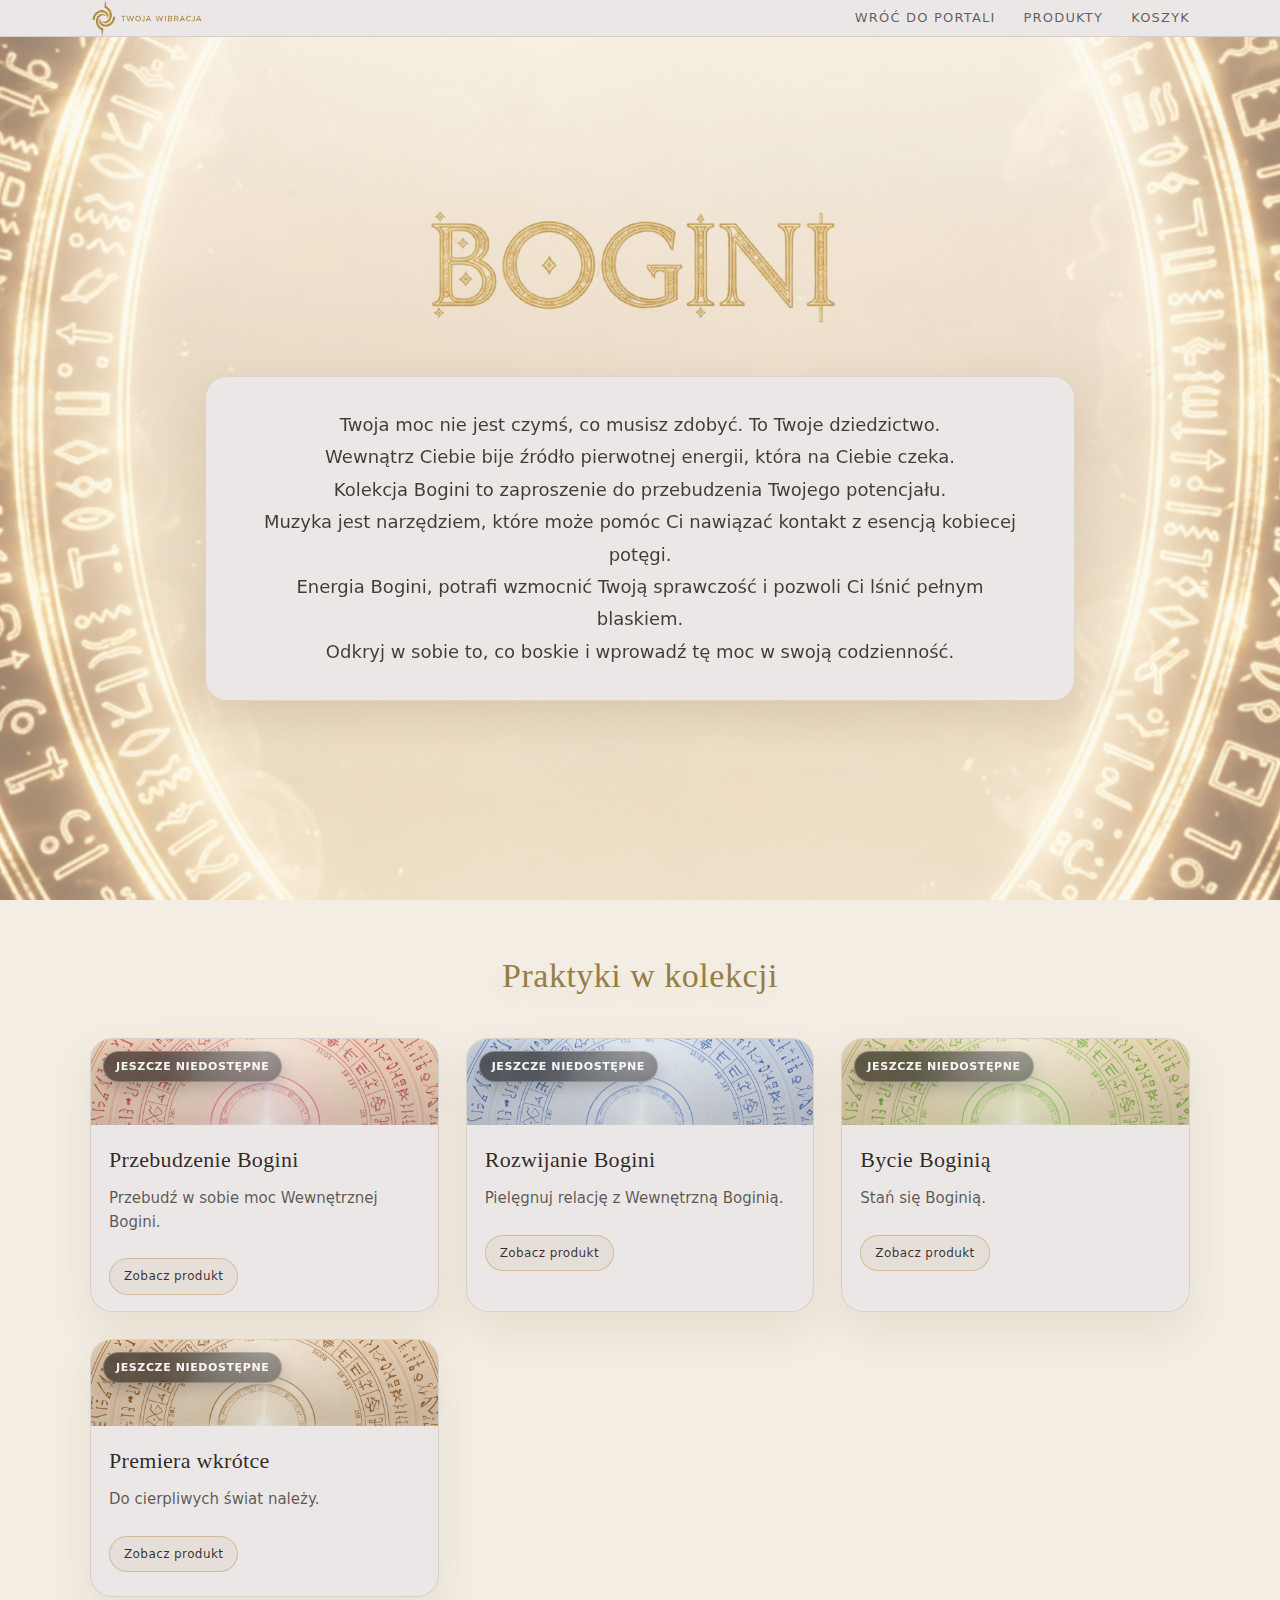
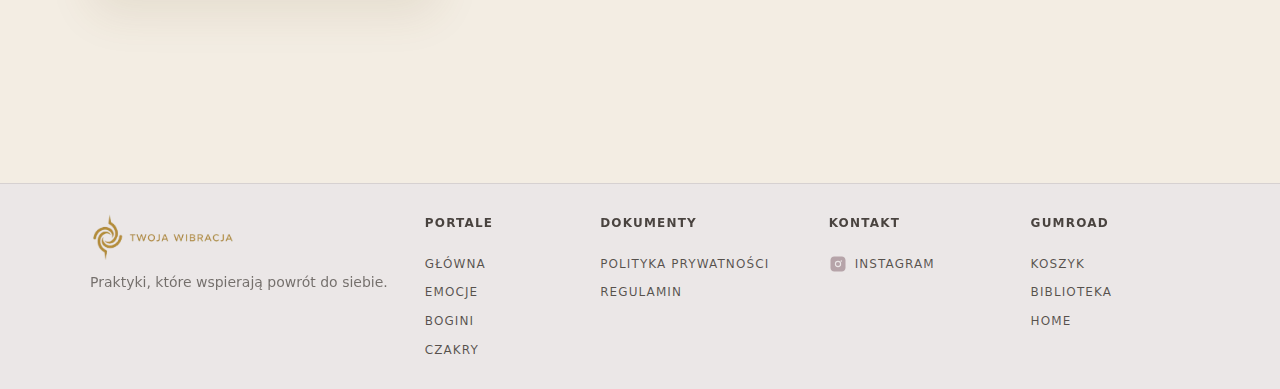
<file: goddess.html>
<!doctype html>
<html lang="pl">
  <head>
    <meta charset="UTF-8" />
    <meta name="viewport" content="width=device-width, initial-scale=1.0" />
    <title>Praktyki - Bogini</title>
    <meta name="description" content="Kolekcja Praktyk: Bogini. MP3 do przebudzenia mocy" />
    <link rel="stylesheet" href="css/style.css" />
    <link rel="icon" type="image/png" href="assets/favicon.png">    
  </head>
  <body class="theme-goddess">
    <header class="site-header">
      <div class="container header-inner">
        <a class="logo" href="index.html">
          <img src="assets/logo_trans_2_d.png" alt="Twoja Wibracja">
        </a>
        <nav class="nav">
          <a href="index.html#portale">Wróć do portali</a>
          <a href="#products">Produkty</a>
          <a href="https://gumroad.com/checkout" target="_blank" rel="noopener">Koszyk</a>          
        </nav>
      </div>
      <nav class="nav mobile" id="mobileNav">
          <a href="index.html#portale">Wróć do portali</a>
          <a href="#products">Produkty</a>
          <a href="https://gumroad.com/checkout" target="_blank" rel="noopener">Koszyk</a>
      </nav>
    </header>

    <main>
    <section class="screen goddess-hero">
      <div style="width:100%">
        <section class="collection-title">
          <div class="container">
            <div class="title-wrap">
              <a class="title-img">
                <img src="assets/bogini/title/bogini-napis-nobg.png" alt="Bogini napis">
              </a>              
              <div class="title-subline"></div>
            </div>
          </div>
        </section>
        <section class="intro">
          <div class="intro-card">
            <p class="intro-lead">Twoja moc nie jest czymś, co musisz zdobyć. To Twoje dziedzictwo.</p>
            <p class="intro-lead">Wewnątrz Ciebie bije źródło pierwotnej energii, która na Ciebie czeka.</p>
            <p class="intro-lead">Kolekcja Bogini to zaproszenie do przebudzenia Twojego potencjału.</p>        
            <p class="intro-lead">Muzyka jest narzędziem, które może pomóc Ci nawiązać kontakt z esencją kobiecej potęgi.</p>
            <p class="intro-lead">Energia Bogini, potrafi wzmocnić Twoją sprawczość i pozwoli Ci lśnić pełnym blaskiem.</p>
            <p class="intro-lead">Odkryj w sobie to, co boskie i wprowadź tę moc w swoją codzienność.</p>
          </div>
        </section>
      </div>
    </section>
      <section id="products" class="section">
        <div class="container">
          <h2>Praktyki w kolekcji</h2>
          <div class="grid cards">
            <article class="card product-card">
              <div class="product-cover">
                <img src="assets/bogini/cover/bogini_cover_light_redpink.png" alt="Przebudzenie Bogini">
                  <div class="product-badge">Jeszcze niedostępne</div>
              </div>

              <div class="product-body">
                <h3 class="product-title">Przebudzenie Bogini</h3>

                <p class="product-short muted">
                  Przebudź w sobie moc Wewnętrznej Bogini.
                </p>

                <div class="price-row">
                  <a class="btn product-btn"
                    href="#products">
                    Zobacz produkt
                  </a>
                </div>
              </div>
            </article>
            <article class="card product-card">
              <div class="product-cover">
                <img src="assets/bogini/cover/bogini_cover_light_blue.png" alt="Rozwijanie Bogini">
                <div class="product-badge">Jeszcze niedostępne</div>
              </div>

              <div class="product-body">
                <h3 class="product-title">Rozwijanie Bogini</h3>

                <p class="product-short muted">
                  Pielęgnuj relację z Wewnętrzną Boginią.
                </p>

                <div class="price-row">
                  <a class="btn product-btn"
                    href="#products">
                    Zobacz produkt
                  </a>
                </div>
              </div>
            </article>
            <article class="card product-card">
              <div class="product-cover">
                <img src="assets/bogini/cover/bogini_cover_light_green.png" alt="Bycie Boginia">
                <div class="product-badge">Jeszcze niedostępne</div>
              </div>

              <div class="product-body">
                <h3 class="product-title">Bycie Boginią</h3>

                <p class="product-short muted">
                  Stań się Boginią.
                </p>

                <div class="price-row">
                  <a class="btn product-btn"
                    href="#products">
                    Zobacz produkt
                  </a>
                </div>
              </div>
            </article>    
            <article class="card product-card">
              <div class="product-cover">
                <img src="assets/bogini/cover/bogini_cover_light_brown.png" alt="Wkrotce Bogini">
                <div class="product-badge">Jeszcze niedostępne</div>              
              </div>

              <div class="product-body">
                <h3 class="product-title">Premiera wkrótce</h3>

                <p class="product-short muted">
                  Do cierpliwych świat należy.
                </p>

                <div class="price-row">
                  <a class="btn product-btn"
                    href="#products">
                    Zobacz produkt
                  </a>
                </div>
              </div>
            </article>                                                                              
          </div>
        </div>
      </section>
    </main>
    <footer class="site-footer">
      <div class="container footer-grid">
        <div class="footer-brand">
          <a class="footer-logo" href="index.html">
            <img src="assets/logo_trans_2_d.png" alt="Twoja Wibracja">
          </a>
          <p class="footer-tagline muted">
            Praktyki, które wspierają powrót do siebie.
          </p>
        </div>

        <nav class="footer-col" aria-label="Portale">
          <h4 class="footer-title">Portale</h4>
          <a href="index.html">Główna</a>
          <a href="emotions.html">Emocje</a>
          <a href="goddess.html">Bogini</a>
          <a href="chakras.html">Czakry</a>
        </nav>

        <nav class="footer-col" aria-label="Dokumenty">
          <h4 class="footer-title">Dokumenty</h4>
          <a href="privacy.html">Polityka prywatności</a>
          <a href="terms.html">Regulamin</a>
        </nav>
        <nav class="footer-col" aria-label="Kontakt">
          <h4 class="footer-title">Kontakt</h4>
          <a href="https://www.instagram.com/twojawibracja/" target="_blank" class="insta-link">
          <svg width="18" height="18" viewBox="0 0 24 24" fill="currentColor">
            <path d="M7 2C4.2 2 2 4.2 2 7v10c0 2.8 2.2 5 5 5h10c2.8 0 5-2.2 5-5V7c0-2.8-2.2-5-5-5H7zm5 5.8A4.2 4.2 0 1 1 7.8 12 4.2 4.2 0 0 1 12 7.8zm0 1.5A2.7 2.7 0 1 0 14.7 12 2.7 2.7 0 0 0 12 9.3zm4.4-2.3a1 1 0 1 1-1 1 1 1 0 0 1 1-1z"/>
          </svg>
          Instagram
        </a>
        </nav>
        <nav class="footer-col" aria-label="Gumroad">
          <h4 class="footer-title">Gumroad</h4>
          <a href="https://gumroad.com/checkout" target="_blank" rel="noopener noreferrer">Koszyk</a>
          <a href="https://gumroad.com/library" target="_blank" rel="noopener noreferrer">Biblioteka</a>
          <a href="https://twojawibracja.gumroad.com/" target="_blank" rel="noopener noreferrer">Home</a>
        </nav>
                        
      </div>
    </footer>
    <script src="js/script.js"></script>
    <script src="https://gumroad.com/js/gumroad.js"></script>
  </body>
</html>
</file>
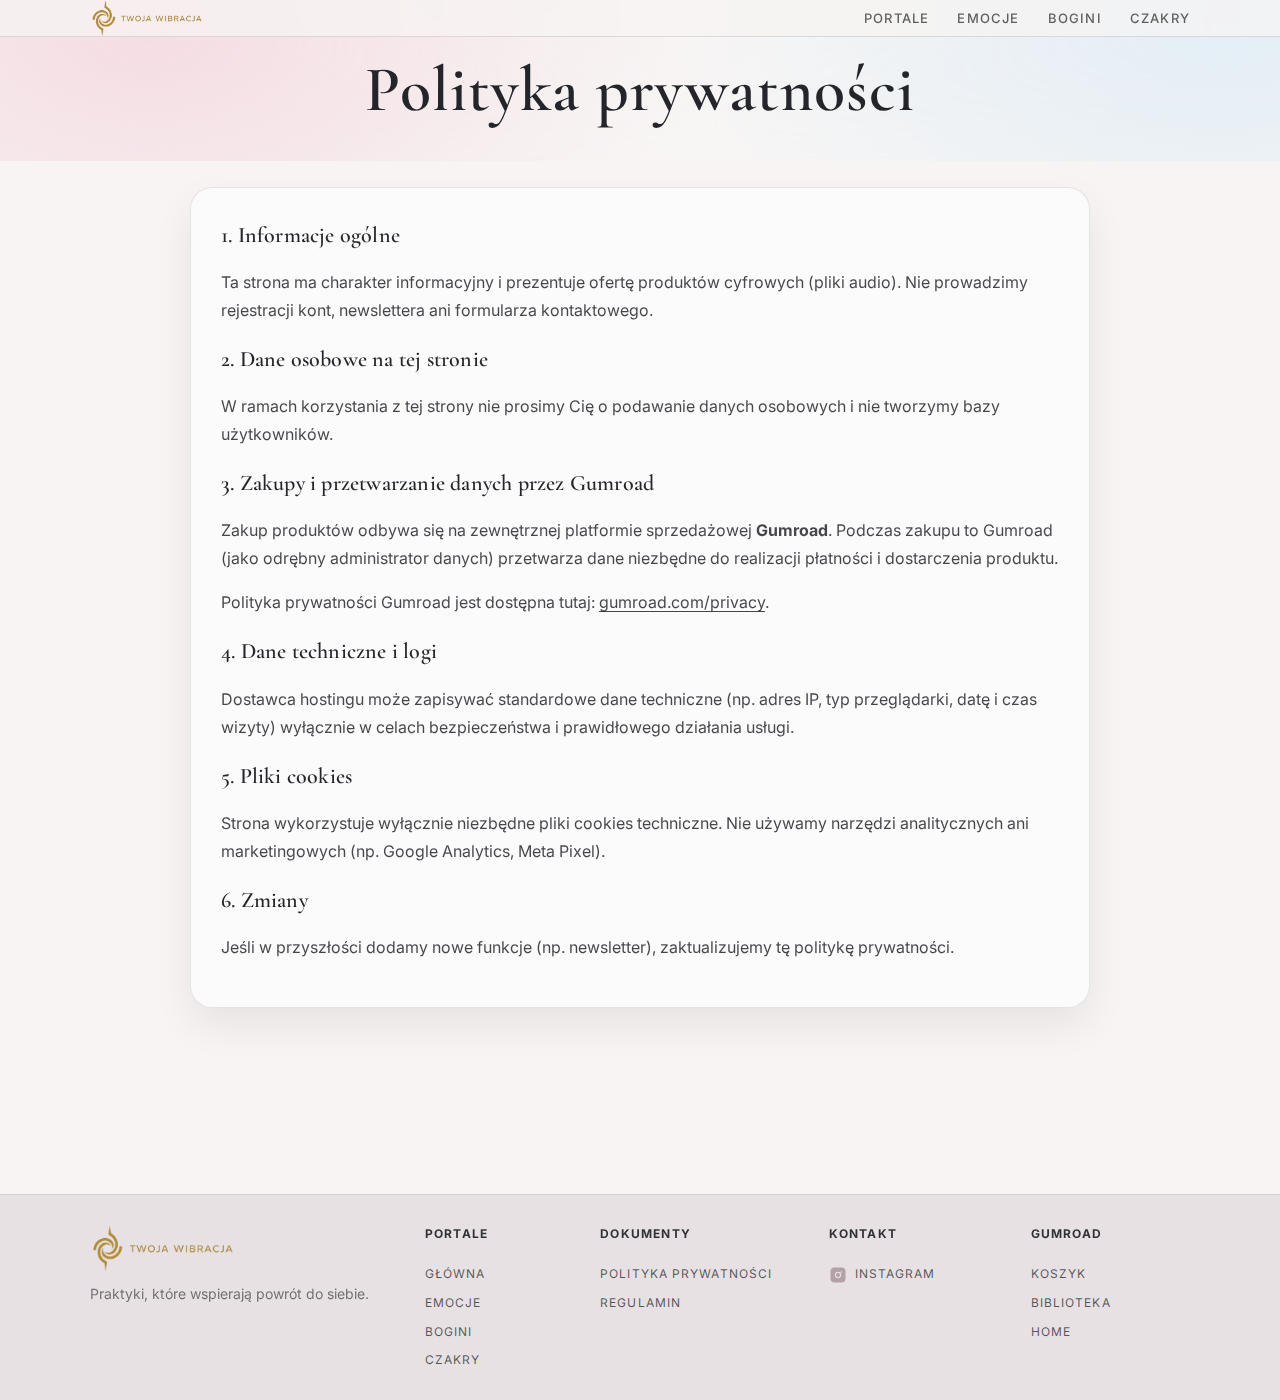
<file: privacy.html>
<!doctype html>
<html lang="pl">
  <head>
    <meta charset="UTF-8" />
    <meta name="viewport" content="width=device-width, initial-scale=1.0" />
    <title>Polityka prywatności — Twoja Wibracja</title>
    <meta name="description" content="Polityka prywatności serwisu Twoja Wibracja." />
    <link rel="stylesheet" href="css/style.css" />
    <link rel="preconnect" href="https://fonts.googleapis.com">
    <link rel="preconnect" href="https://fonts.gstatic.com" crossorigin>
    <link href="https://fonts.googleapis.com/css2?family=Cormorant+Garamond:wght@500;600&family=Inter:wght@400;500;600&display=swap" rel="stylesheet">
    <link rel="icon" type="image/png" href="assets/favicon.png">
  
    <style>
      /* Minimalne dopasowanie layoutu stron prawnych (bez ruszania globalnego CSS) */
      .legal-title { padding: 56px 0 26px; text-align:center; position: relative; overflow: hidden; }
      .legal-title::before{
        content:"";
        position:absolute; inset:-25% -10%;
        background:
          radial-gradient(900px 520px at 18% 30%, rgba(241, 183, 201, 0.38), transparent 60%),
          radial-gradient(900px 520px at 88% 25%, rgba(181, 225, 255, 0.30), transparent 62%),
          radial-gradient(700px 420px at 55% 70%, rgba(255,255,255,0.18), transparent 65%);
        filter: blur(16px);
        z-index:0;
      }
      .legal-title .container{ position:relative; z-index:1; }
      .legal-h1{
        margin: 0 0 12px;
        font-family: "Cormorant Garamond", serif;
        font-size: clamp(38px, 6vw, 64px);
        letter-spacing: 1px;
        line-height: 1.05;
        font-weight: 600;
        color: rgba(17, 19, 25, 0.92);
      }

      .legal-wrap{ padding: 26px 0 70px; }
      .legal-card{
        width: min(900px, 92%);
        margin: 0 auto;
        background: rgba(255,255,255,0.62);
        border: 1px solid rgba(17, 19, 25, 0.10);
        border-radius: 22px;
        padding: clamp(18px, 3vw, 30px);
        backdrop-filter: blur(8px);
        box-shadow: 0 18px 40px rgba(0,0,0,0.07);
      }
      .legal-card h2{
        margin: 18px 0 10px;
        font-family: "Cormorant Garamond", serif;
        letter-spacing: .2px;
        font-size: 22px;
        font-weight: 600;
        color: rgba(17,19,25,0.92);
      }
      .legal-card h2:first-child{ margin-top: 0; }
      .legal-card p, .legal-card li{
        color: rgba(17, 19, 25, 0.78);
        line-height: 1.75;
        font-size: 16px;
      }
      .legal-card ul{ margin: 10px 0 0; padding-left: 18px; }
      .legal-note{
        margin-top: 16px;
        font-size: 13px;
        color: rgba(17, 19, 25, 0.62);
      }
      .legal-card a{ text-decoration: underline; text-underline-offset: 3px; }
    </style>
  </head>

  <body class="theme-emotions-light">
    <header class="site-header">
      <div class="container header-inner">
        <a class="logo" href="index.html">
          <img src="assets/logo_trans_2_d.png" alt="Twoja Wibracja">
        </a>
        <nav class="nav">
          <a href="index.html#portale">Portale</a>
          <a href="emotions.html">Emocje</a>
          <a href="goddess.html">Bogini</a>
          <a href="chakras.html">Czakry</a>
        </nav>
        <button class="menu-btn" id="menuBtn" aria-label="Otwórz menu">☰</button>
      </div>
      <nav class="nav mobile" id="mobileNav">
        <a href="index.html#portale">Portale</a>
        <a href="emotions.html">Emocje</a>
        <a href="goddess.html">Bogini</a>
        <a href="chakras.html">Czakry</a>
      </nav>
    </header>

    <main>
      <section class="legal-title">
        <div class="container">
          <h1 class="legal-h1">Polityka prywatności</h1>
          <div class="legal-subline"></div>
        </div>
      </section>

      <section class="legal-wrap">
        <div class="container">
          <div class="legal-card">
            <h2>1. Informacje ogólne</h2>
            <p>
              Ta strona ma charakter informacyjny i prezentuje ofertę produktów cyfrowych (pliki audio).
              Nie prowadzimy rejestracji kont, newslettera ani formularza kontaktowego.
            </p>

            <h2>2. Dane osobowe na tej stronie</h2>
            <p>
              W ramach korzystania z tej strony nie prosimy Cię o podawanie danych osobowych i nie tworzymy bazy użytkowników.
            </p>

            <h2>3. Zakupy i przetwarzanie danych przez Gumroad</h2>
            <p>
              Zakup produktów odbywa się na zewnętrznej platformie sprzedażowej <strong>Gumroad</strong>.
              Podczas zakupu to Gumroad (jako odrębny administrator danych) przetwarza dane niezbędne do realizacji płatności i dostarczenia produktu.
            </p>
            <p>
              Polityka prywatności Gumroad jest dostępna tutaj:
              <a href="https://gumroad.com/privacy" target="_blank" rel="noopener noreferrer">gumroad.com/privacy</a>.
            </p>

            <h2>4. Dane techniczne i logi</h2>
            <p>
              Dostawca hostingu może zapisywać standardowe dane techniczne (np. adres IP, typ przeglądarki, datę i czas wizyty)
              wyłącznie w celach bezpieczeństwa i prawidłowego działania usługi.
            </p>

            <h2>5. Pliki cookies</h2>
            <p>
              Strona wykorzystuje wyłącznie niezbędne pliki cookies techniczne.
              Nie używamy narzędzi analitycznych ani marketingowych (np. Google Analytics, Meta Pixel).
            </p>

            <h2>6. Zmiany</h2>
            <p>
              Jeśli w przyszłości dodamy nowe funkcje (np. newsletter), zaktualizujemy tę politykę prywatności.
            </p>
          </div>
        </div>
      </section>
    </main>

    <footer class="site-footer">
      <div class="container footer-grid">
        <div class="footer-brand">
          <a class="footer-logo" href="index.html">
            <img src="assets/logo_trans_2_d.png" alt="Twoja Wibracja">
          </a>
          <p class="footer-tagline muted">
            Praktyki, które wspierają powrót do siebie.
          </p>
        </div>

        <nav class="footer-col" aria-label="Portale">
          <h4 class="footer-title">Portale</h4>
          <a href="index.html">Główna</a>
          <a href="emotions.html">Emocje</a>
          <a href="goddess.html">Bogini</a>
          <a href="chakras.html">Czakry</a>
        </nav>

        <nav class="footer-col" aria-label="Dokumenty">
          <h4 class="footer-title">Dokumenty</h4>
          <a href="privacy.html">Polityka prywatności</a>
          <a href="terms.html">Regulamin</a>
        </nav>
        <nav class="footer-col" aria-label="Kontakt">
          <h4 class="footer-title">Kontakt</h4>
          <a href="https://www.instagram.com/twojawibracja/" target="_blank" class="insta-link">
          <svg width="18" height="18" viewBox="0 0 24 24" fill="currentColor">
            <path d="M7 2C4.2 2 2 4.2 2 7v10c0 2.8 2.2 5 5 5h10c2.8 0 5-2.2 5-5V7c0-2.8-2.2-5-5-5H7zm5 5.8A4.2 4.2 0 1 1 7.8 12 4.2 4.2 0 0 1 12 7.8zm0 1.5A2.7 2.7 0 1 0 14.7 12 2.7 2.7 0 0 0 12 9.3zm4.4-2.3a1 1 0 1 1-1 1 1 1 0 0 1 1-1z"/>
          </svg>
          Instagram
        </a>
        </nav>   
        <nav class="footer-col" aria-label="Gumroad">
          <h4 class="footer-title">Gumroad</h4>
          <a href="https://gumroad.com/checkout" target="_blank" rel="noopener noreferrer">Koszyk</a>
          <a href="https://gumroad.com/library" target="_blank" rel="noopener noreferrer">Biblioteka</a>
          <a href="https://twojawibracja.gumroad.com/" target="_blank" rel="noopener noreferrer">Home</a>
        </nav>
                     
      </div>
    </footer>

    <script src="js/script.js"></script>
  </body>
</html>
</file>
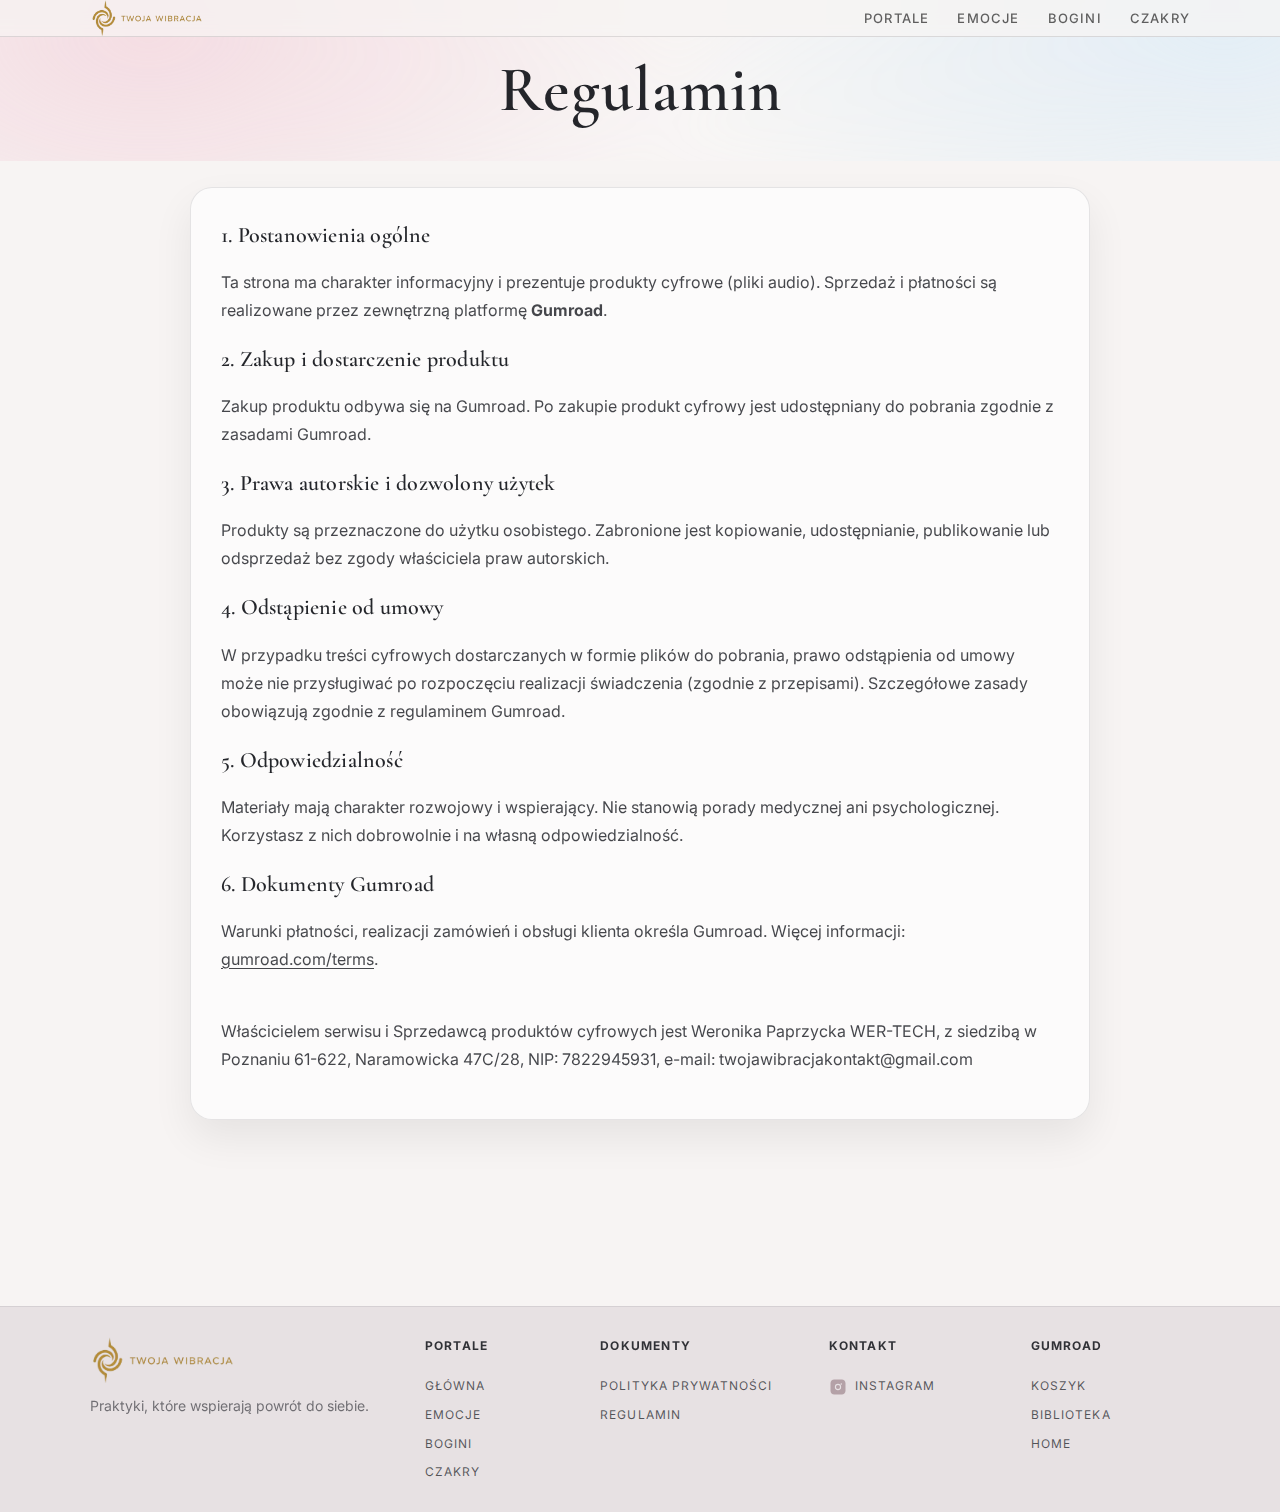
<file: terms.html>
<!doctype html>
<html lang="pl">
  <head>
    <meta charset="UTF-8" />
    <meta name="viewport" content="width=device-width, initial-scale=1.0" />
    <title>Regulamin — Twoja Wibracja</title>
    <meta name="description" content="Regulamin korzystania z serwisu Twoja Wibracja oraz sprzedaży realizowanej przez Gumroad." />
    <link rel="stylesheet" href="css/style.css" />
    <link rel="preconnect" href="https://fonts.googleapis.com">
    <link rel="preconnect" href="https://fonts.gstatic.com" crossorigin>
    <link href="https://fonts.googleapis.com/css2?family=Cormorant+Garamond:wght@500;600&family=Inter:wght@400;500;600&display=swap" rel="stylesheet">
    <link rel="icon" type="image/png" href="assets/favicon.png">
  
    <style>
      /* Ten sam minimalistyczny layout jak w privacy.html */
      .legal-title { padding: 56px 0 26px; text-align:center; position: relative; overflow: hidden; }
      .legal-title::before{
        content:"";
        position:absolute; inset:-25% -10%;
        background:
          radial-gradient(900px 520px at 18% 30%, rgba(241, 183, 201, 0.38), transparent 60%),
          radial-gradient(900px 520px at 88% 25%, rgba(181, 225, 255, 0.30), transparent 62%),
          radial-gradient(700px 420px at 55% 70%, rgba(255,255,255,0.18), transparent 65%);
        filter: blur(16px);
        z-index:0;
      }
      .legal-title .container{ position:relative; z-index:1; }
      .legal-h1{
        margin: 0 0 12px;
        font-family: "Cormorant Garamond", serif;
        font-size: clamp(38px, 6vw, 64px);
        letter-spacing: 1px;
        line-height: 1.05;
        font-weight: 600;
        color: rgba(17, 19, 25, 0.92);
      }

      .legal-wrap{ padding: 26px 0 70px; }
      .legal-card{
        width: min(900px, 92%);
        margin: 0 auto;
        background: rgba(255,255,255,0.62);
        border: 1px solid rgba(17, 19, 25, 0.10);
        border-radius: 22px;
        padding: clamp(18px, 3vw, 30px);
        backdrop-filter: blur(8px);
        box-shadow: 0 18px 40px rgba(0,0,0,0.07);
      }
      .legal-card h2{
        margin: 18px 0 10px;
        font-family: "Cormorant Garamond", serif;
        letter-spacing: .2px;
        font-size: 22px;
        font-weight: 600;
        color: rgba(17,19,25,0.92);
      }
      .legal-card h2:first-child{ margin-top: 0; }
      .legal-card p, .legal-card li{
        color: rgba(17, 19, 25, 0.78);
        line-height: 1.75;
        font-size: 16px;
      }
      .legal-card ul{ margin: 10px 0 0; padding-left: 18px; }
      .legal-note{
        margin-top: 16px;
        font-size: 13px;
        color: rgba(17, 19, 25, 0.62);
      }
      .legal-card a{ text-decoration: underline; text-underline-offset: 3px; }
    </style>
  </head>

  <body class="theme-emotions-light">
    <header class="site-header">
      <div class="container header-inner">
        <a class="logo" href="index.html">
          <img src="assets/logo_trans_2_d.png" alt="Twoja Wibracja">
        </a>
        <nav class="nav">
          <a href="index.html#portale">Portale</a>
          <a href="emotions.html">Emocje</a>
          <a href="goddess.html">Bogini</a>
          <a href="chakras.html">Czakry</a>
        </nav>
      </div>
      <nav class="nav mobile" id="mobileNav">
        <a href="index.html#portale">Portale</a>
        <a href="emotions.html">Emocje</a>
        <a href="goddess.html">Bogini</a>
        <a href="chakras.html">Czakry</a>
      </nav>
    </header>

    <main>
      <section class="legal-title">
        <div class="container">
          <h1 class="legal-h1">Regulamin</h1>
          <div class="legal-subline"></div>
        </div>
      </section>

      <section class="legal-wrap">
        <div class="container">
          <div class="legal-card">
            <h2>1. Postanowienia ogólne</h2>
            <p>
              Ta strona ma charakter informacyjny i prezentuje produkty cyfrowe (pliki audio).
              Sprzedaż i płatności są realizowane przez zewnętrzną platformę <strong>Gumroad</strong>.
            </p>

            <h2>2. Zakup i dostarczenie produktu</h2>
            <p>
              Zakup produktu odbywa się na Gumroad. Po zakupie produkt cyfrowy jest udostępniany do pobrania
              zgodnie z zasadami Gumroad.
            </p>

            <h2>3. Prawa autorskie i dozwolony użytek</h2>
            <p>
              Produkty są przeznaczone do użytku osobistego. Zabronione jest kopiowanie, udostępnianie,
              publikowanie lub odsprzedaż bez zgody właściciela praw autorskich.
            </p>

            <h2>4. Odstąpienie od umowy</h2>
            <p>
              W przypadku treści cyfrowych dostarczanych w formie plików do pobrania, prawo odstąpienia od umowy
              może nie przysługiwać po rozpoczęciu realizacji świadczenia (zgodnie z przepisami).
              Szczegółowe zasady obowiązują zgodnie z regulaminem Gumroad.
            </p>

            <h2>5. Odpowiedzialność</h2>
            <p>
              Materiały mają charakter rozwojowy i wspierający. Nie stanowią porady medycznej ani psychologicznej.
              Korzystasz z nich dobrowolnie i na własną odpowiedzialność.
            </p>

            <h2>6. Dokumenty Gumroad</h2>
            <p>
              Warunki płatności, realizacji zamówień i obsługi klienta określa Gumroad.
              Więcej informacji: <a href="https://gumroad.com/terms" target="_blank" rel="noopener noreferrer">gumroad.com/terms</a>.
            </p>

            <p class="legal-note">
              <br>Właścicielem serwisu i Sprzedawcą produktów cyfrowych jest Weronika Paprzycka WER-TECH, z siedzibą w Poznaniu 61-622, Naramowicka 47C/28, NIP: 7822945931, e-mail: twojawibracjakontakt@gmail.com
            </p>
          </div>
        </div>
      </section>
    </main>

    <footer class="site-footer">
      <div class="container footer-grid">
        <div class="footer-brand">
          <a class="footer-logo" href="index.html">
            <img src="assets/logo_trans_2_d.png" alt="Twoja Wibracja">
          </a>
          <p class="footer-tagline muted">
            Praktyki, które wspierają powrót do siebie.
          </p>
        </div>

        <nav class="footer-col" aria-label="Portale">
          <h4 class="footer-title">Portale</h4>
          <a href="index.html">Główna</a>
          <a href="emotions.html">Emocje</a>
          <a href="goddess.html">Bogini</a>
          <a href="chakras.html">Czakry</a>
        </nav>

        <nav class="footer-col" aria-label="Dokumenty">
          <h4 class="footer-title">Dokumenty</h4>
          <a href="privacy.html">Polityka prywatności</a>
          <a href="terms.html">Regulamin</a>
        </nav>
        <nav class="footer-col" aria-label="Kontakt">
          <h4 class="footer-title">Kontakt</h4>
          <a href="https://www.instagram.com/twojawibracja/" target="_blank" class="insta-link">
          <svg width="18" height="18" viewBox="0 0 24 24" fill="currentColor">
            <path d="M7 2C4.2 2 2 4.2 2 7v10c0 2.8 2.2 5 5 5h10c2.8 0 5-2.2 5-5V7c0-2.8-2.2-5-5-5H7zm5 5.8A4.2 4.2 0 1 1 7.8 12 4.2 4.2 0 0 1 12 7.8zm0 1.5A2.7 2.7 0 1 0 14.7 12 2.7 2.7 0 0 0 12 9.3zm4.4-2.3a1 1 0 1 1-1 1 1 1 0 0 1 1-1z"/>
          </svg>
          Instagram
        </a>
        </nav>     
        <nav class="footer-col" aria-label="Gumroad">
          <h4 class="footer-title">Gumroad</h4>
          <a href="https://gumroad.com/checkout" target="_blank" rel="noopener noreferrer">Koszyk</a>
          <a href="https://gumroad.com/library" target="_blank" rel="noopener noreferrer">Biblioteka</a>
          <a href="https://twojawibracja.gumroad.com/" target="_blank" rel="noopener noreferrer">Home</a>
        </nav>
                   
      </div>
    </footer>

    <script src="js/script.js"></script>
  </body>
</html>
</file>
<file: css/style.css>
/* =========================================================
   TWOJA WIBRACJA — style.css (uporządkowane)
   Struktura:
   0) Zmienne / baza
   1) Reset / typografia / layout
   2) Header + nawigacja
   3) Sekcje / fullscreen (screen)
   4) Komponenty (buttons, cards, grids, FAQ, footer)
   5) THEME: HOME
   6) THEME: EMOCJE (jasny)
   7) THEME: BOGINI (piasek/świątynia)
   ========================================================= */


/* =========================================================
   0) ZMIENNE (DOMYŚLNIE: ciemny motyw dla HOME)
   ========================================================= */
:root {
  --bg: #0b0c10;
  --panel: rgba(18, 20, 27, 0.80);

  --text: #f5f7ff;
  --muted: rgba(245, 247, 255, 0.75);
  --line: rgba(245, 247, 255, 0.12);

  --accent: #7c5cff;

  --radius: 18px;
  --shadow: 0 18px 40px rgba(0, 0, 0, 0.35);

  --header-h: 64px;

  /* fullscreen padding */
  --screen-pad-top: clamp(26px, 6vh, 70px);
  --screen-pad-bot: clamp(34px, 10vh, 110px);
}


/* =========================================================
   1) RESET / PODSTAWY / TYPOGRAFIA
   ========================================================= */
* { box-sizing: border-box; }
html, body { height: 100%; }

body {
  margin: 0;
  font-family: Inter, ui-sans-serif, system-ui, -apple-system, Segoe UI, Roboto, Arial, sans-serif;
  background: var(--bg);
  color: var(--text);
  line-height: 1.55;
}

a { color: inherit; text-decoration: none; }

.container {
  width: min(1100px, 92%);
  margin: 0 auto;
}

.muted { color: var(--muted); }

/* „oddech” na dole przy sticky headerze */
main { padding-bottom: calc(20svh - var(--header-h)); }

/* Nagłówki „mistyczne” */
h1, h2, h3{
  font-family: "Cormorant Garamond", serif;
  letter-spacing: 0.4px;
}

h1{
  letter-spacing: 0.6px;
  font-size: clamp(28px, 4vw, 46px);
  margin: 0 0 12px;
}

.section h2{
  font-size: 34px;
  font-weight: 500;
  letter-spacing: 0.5px;
}


/* =========================================================
   2) HEADER / NAV (wspólne dla wszystkich stron)
   ========================================================= */
.site-header {
  position: fixed;
  top: 0;
  left: 0;  
  width: 100%;
  z-index: 9999;

  backdrop-filter: blur(10px);
  border-bottom: 1px solid var(--line);
  background: rgba(11, 12, 16, 0.72);
}

.header-inner {
  display: flex;
  align-items: center;
  justify-content: space-between;
  padding: 0;
  gap: 16px;
}

.logo img {
  height: 36px;
  width: auto;
  display: block;
}

.nav {
  display: flex;
  gap: 28px;
}

.nav a {
  font-size: 13px;
  font-weight: 300;
  letter-spacing: 1.2px;
  text-transform: uppercase;
  color: rgba(255,255,255,0.6);
}

.nav a:hover { color: #f3d38a; }

.menu-btn {
  display: none;
  border: 1px solid var(--line);
  background: rgba(255,255,255,0.04);
  color: var(--text);
  padding: 10px 12px;
  border-radius: 12px;
  cursor: pointer;
}

.nav.mobile {
  display: none;
  flex-direction: column;
  gap: 10px;
  padding: 12px 0 16px;
}

.nav.mobile a {
  padding: 10px 0;
  border-top: 1px solid var(--line);
}

.nav.mobile.open { display: flex; }


/* =========================================================
   3) SEKCJE / FULLSCREEN (screen)
   - „screen” = 1 ekran (minus header)
   ========================================================= */
.section { padding: 1px 0 70px; }

/* fullscreen section */
.screen{
  min-height: calc(100svh - var(--header-h));
  padding-top: var(--screen-pad-top);
  padding-bottom: var(--screen-pad-bot);

  display: flex;
  align-items: center;

  padding-block: 80px;
}

/* Anchor pod sticky header */
#portale{ scroll-margin-top: calc(var(--header-h) + 24px); }


/* =========================================================
   4) KOMPONENTY WSPÓLNE
   ========================================================= */

/* Buttons */
.btn {
  display: inline-flex;
  align-items: center;
  justify-content: center;
  border-radius: 14px;
  padding: 12px 16px;

  border: 1px solid var(--line);
  background: rgba(255,255,255,0.05);
  color: var(--text);

  cursor: pointer;
  transition: transform 0.06s ease, background 0.15s ease, border-color 0.15s ease;
}

.btn:hover {
  background: rgba(255,255,255,0.08);
  border-color: rgba(245,247,255,0.2);
}

.btn:active { transform: translateY(1px); }

.btn.primary {
  background: color-mix(in srgb, var(--accent) 22%, transparent);
  border-color: color-mix(in srgb, var(--accent) 55%, transparent);
}
.btn.primary:hover {
  background: color-mix(in srgb, var(--accent) 28%, transparent);
}

.cta-row {
  display: flex;
  gap: 12px;
  flex-wrap: wrap;
  justify-content: center;
  margin: 10px 0 10px;
}

/* Two-column (jeśli wróci) */
.two-col {
  display: grid;
  grid-template-columns: 1.2fr 0.8fr;
  gap: 18px;
  align-items: start;
}

/* FAQ (home) */
.faq details {
  border: 1px solid var(--line);
  border-radius: 14px;
  padding: 12px 14px;
  background: rgba(18, 20, 27, 0.65);
  margin: 10px 0;
}

.faq summary { cursor: pointer; color: var(--text); font-weight: 650; }
.faq p { margin: 10px 0 0; color: var(--muted); }

.faq h2 {
  text-align: center;
}

/* ALT sekcje na HOME: panel w środku */
.section.alt{
  background: transparent;
  border: none;
  padding: 0;
}

.section.alt .container{
  background: rgba(12, 14, 22, 0.72);
  border: 1px solid var(--line);
  border-radius: 22px;
  backdrop-filter: blur(6px);
  padding: clamp(28px, 3.5vw, 40px);
}

/* „Co kryje się…” — rytm tekstu */
#co-kryje-sie { text-align: center; }
#co-kryje-sie h2{ margin: 0 0 16px; }
#co-kryje-sie .muted {
  max-width: 720px;
  margin: 0 auto 14px;
  text-align: left;
}
#co-kryje-sie .muted:last-child{ margin-bottom: 0; }

#co-kryje-sie.screen{
  align-items: flex-start;
  padding-top: calc(var(--screen-pad-top) + 60px);
  padding-bottom: var(--screen-pad-bot); /* zostaje normalnie */
}

#co-kryje-sie .container{
  margin-top: 0;
}
/* Footer (wspólny szkielet) */
.site-footer{
  padding: 30px 0 30px;
  border-top: 1px solid var(--line);
  background: rgba(12, 14, 22, 0.75);
}

.footer-grid{
  display: grid;
  grid-template-columns: 1.2fr 0.6fr 0.8fr 0.7fr 0.6fr; /* + Gumroad */
  gap: 16px;
  align-items: start;
}

.footer-logo img{
  height: 46px;
  width: auto;
  display: block;
}

.footer-tagline{
  margin: 12px 0 10px;
  max-width: 40ch;
  line-height: 1.5;
  font-size: 14px;
  opacity: 0.8;
}

.footer-title{
  margin: 0 0 12px;
  font-size: 12px;
  letter-spacing: 1.2px;
  text-transform: uppercase;
  color: var(--text);
  opacity: 0.85;
}

.footer-col{
  display: flex;
  flex-direction: column;
  gap: 10px;
}

.footer-col a{
  font-size: 12px;
  letter-spacing: 1.1px;
  text-transform: uppercase;
  color: var(--muted);
}
.footer-col a:hover{ color: #b59241; }

.insta-link{
  display:flex;
  align-items:center;
  gap:8px;
}

.insta-link svg{
  color:#8b6d77a6;
  opacity:0.85;
  transition:.2s ease;
}

.insta-link:hover svg{
  opacity:1;
  transform:scale(1.05);
}

@media (max-width: 860px){
  .footer-grid{ grid-template-columns: 1fr; gap: 22px; }
}


/* =========================================================
   PODSTRONY: KOLEKCJE (EMOCJE + BOGINI) — WSPÓLNY SZKIELET
   ========================================================= */

.title-wrap{
  display: flex;
  flex-direction: column;
  align-items: center;
}

.title-display{
  margin: 10px 0 8px;
  font-size: clamp(52px, 7vw, 96px);
  letter-spacing: 1.2px;
  line-height: 1.02;
  font-weight: 700;
  text-transform: uppercase;
  text-align: center;

  background: linear-gradient(180deg, #c6a85b 100%, #525457 0%, #b9923f 100%);
  -webkit-background-clip: text;
  background-clip: text;
  color: transparent;

  -webkit-font-smoothing: antialiased;
  text-rendering: geometricPrecision;
}

/* Intro */
.intro{ padding: 34px 0 18px; }

.intro-card{
  width: min(920px, 92%);
  margin: 0 auto;
  padding: 22px 26px;
  border-radius: 22px;
  backdrop-filter: blur(6px);
  position: relative;
}

.intro-lead{
  margin: 0;
  font-size: 17px;
  line-height: 1.9;
  text-align: center;
}

@media (max-width: 700px){
  .intro-card{ padding: 18px 18px; }
  .intro-lead{ font-size: 15px; }
}

/* Grid kart produktów */
.grid.cards {
  display: grid;
  grid-template-columns: repeat(3, 1fr);
  gap: 16px;
  margin-top: 18px;
}

@media (max-width: 860px){
  .grid.cards { grid-template-columns: 1fr; }
}

/* Card (wspólna baza, kolory per theme) */
.card{
  border-radius: 22px;
  padding: 0;
  overflow: hidden;
  transition: transform .2s ease, box-shadow .2s ease;
}

.card:hover{
  transform: translateY(-4px);
}

/* Produkt: cover + body */
.product-card{ padding: 0; overflow: hidden; }

.product-cover{
  aspect-ratio: 4 / 1;
  width: 100%;
  overflow: hidden;
}

.product-cover img{
  width: 100%;
  height: 100%;
  object-fit: cover;
  display: block;
  transition: transform .5s ease;
}

.product-card:hover .product-cover img{ transform: scale(1.12); }

.product-body{
  padding: 18px 18px 16px;
  display: flex;
  flex-direction: column;
  gap: 10px;
  min-height: 170px;
}

.product-title{
  margin: 0;
  font-size: 20px;
  font-weight: 300;
  letter-spacing: 0.2px;
  font-family: Inter, ui-sans-serif, system-ui, -apple-system, Segoe UI, Roboto, Arial, sans-serif;
}

.product-short{
  margin: 0;
  line-height: 1.55;
  font-size: 15px;
  max-width: 44ch;
}

.price-row{
  margin-top: 14px;
  justify-content: center;
}

.product-btn{
  padding: 8px 14px;
  border-radius: 999px;

  font-size: 12px;
  font-weight: 500;
  letter-spacing: 0.4px;
  text-transform: none;

  transition: all .2s ease;
}


/* =========================================================
   5) THEME: HOME (strona główna)
   ========================================================= */

.theme-home { position: relative; }

/* Tło gwiazd */
.theme-home::after{
  content:"";
  position: fixed;
  inset: 0;
  pointer-events: none;
  z-index: -1;
  background: url("../assets/home_page/background/stars.png") center/cover no-repeat;
  opacity: 0.8;
  filter: blur(0.2px) contrast(110%);
}

/* WELCOME */
.welcome{
  min-height: calc(100svh - var(--header-h));
  display: grid;
  place-items: center;
  padding: 0;
}

.welcome-inner{ text-align: center; }

.welcome-kicker{
  margin: 0;
  font-family: "Cormorant Garamond", serif;
  font-size: clamp(32px, 5vw, 64px);
  letter-spacing: 1px;
  color: rgba(245,247,255,0.85);
  text-shadow: 0 10px 30px rgba(0,0,0,.45);

  opacity: 0;
  transform: translateY(10px);
  animation: welcomeFadeUp 1.6s ease-out forwards;
  animation-delay: .25s;
}

@keyframes welcomeFadeUp{
  to { opacity: 1; transform: translateY(0); }
}

/* Portale: układ nagłówka + drzwi */
.portals{
  display: flex;
  align-items: center;
}

.portals-inner{
  display: flex;
  flex-direction: column;
  gap: clamp(18px, 4vh, 40px);
  width: 100%;
}

.portals-heading{
  text-align: center;
  max-width: 900px;
  margin: 0 auto;
}

.portals-title{
  margin: 0;
  font-size: clamp(32px, 5vw, 48px);
  font-weight: 500;
  letter-spacing: 0.5px;
  line-height: 1.1;

  color: rgba(245,247,255,0.92);
  text-shadow: 0 18px 50px rgba(0,0,0,.6);
}

/* Drzwi (grid) */
.doors-grid{
  display: grid;
  grid-template-columns: repeat(3, auto);
  justify-content: center;
  gap: 100px;
  margin-top: 30px;
  align-items: end;
}

/* Pojedyncze drzwi */
.door{
  display:grid;
  justify-items:center;
  gap: 12px;
  padding: 10px 6px 6px;
  border-radius: 22px;
  background: transparent;
  border: 1px solid transparent;

  position: relative;
  isolation: isolate;

  transition: transform .18s ease, filter .18s ease;
}

.door img{
  width: 100%;
  max-width: 320px;
  height: clamp(280px, 45vh, 400px);
  object-fit: contain;

  filter: drop-shadow(0 22px 28px rgba(0,0,0,.55));
  transform: translateY(0);
  transition: transform .18s ease, filter .18s ease;
}

.door:hover{
  transform: translateY(-4px);
  filter: brightness(1.08);
}

.door:hover img{
  transform: translateY(-8px) scale(1.02);
}

/* Glow (puls + hover) */
.door::before{
  content:"";
  position:absolute;
  inset: 40px 20px 70px 20px;
  z-index: -1;

  border-radius: 36px;
  filter: blur(26px);
  opacity: 0.75;

  animation: glowPulse 6s ease-in-out infinite;
}

.door:nth-child(1)::before{
  background: radial-gradient(circle at 50% 35%,
    rgba(255, 190, 210, 0.55),
    rgba(255, 190, 210, 0.18),
    transparent 68%);
}

.door:nth-child(2)::before{
  background: radial-gradient(circle at 50% 35%,
    rgba(212, 176, 106, 0.55),
    rgba(212, 176, 106, 0.18),
    transparent 68%);
}

.door:nth-child(3)::before{
  background: radial-gradient(circle at 50% 35%,
    rgba(110, 231, 255, 0.55),
    rgba(110, 231, 255, 0.18),
    transparent 68%);
}

@keyframes glowPulse{
  0%,100%{ opacity: .55; transform: scale(1); }
  50%{ opacity: .85; transform: scale(1.04); }
}

.door::after{
  content:"";
  position:absolute;
  inset: 26px -10px 54px -10px;
  border-radius: 40px;

  z-index: -1;
  opacity: 0;
  filter: blur(60px);
  transform: scale(1);
  transition: opacity .22s ease, transform .22s ease, filter .22s ease;
}

.door:hover::after{
  opacity: 1;
  transform: scale(1.2);
}

.door:nth-child(1):hover::after{
  background: radial-gradient(circle at 50% 35%,
    rgba(255, 210, 225, 0.55),
    rgba(255, 210, 225, 0.18),
    transparent 70%);
}

.door:nth-child(2):hover::after{
  background: radial-gradient(circle at 50% 35%,
    rgba(232, 198, 128, 0.55),
    rgba(232, 198, 128, 0.18),
    transparent 70%);
}

.door:nth-child(3):hover::after{
  background: radial-gradient(circle at 50% 35%,
    rgba(220, 250, 255, 0.70),
    rgba(110, 231, 255, 0.22),
    transparent 70%);
}

/* Podpis */
.door-label{ text-align:center; position: relative; }

.door-label h3{
  margin: 0;
  font-size: 21px;
  letter-spacing: .6px;
  font-weight: 500;
  position: relative;
  display: inline-block;
  padding-bottom: 10px;
}

.door-label h3::after{
  content:"";
  position:absolute;
  left:50%;
  bottom:0;
  width: 40px;
  height:1px;
  background: linear-gradient(to right, transparent, #d4b06a, transparent);
  transform: translateX(-50%);
  transition: width .3s ease;
}

.door:hover .door-label h3::after{ width: 90px; }


/* =========================================================
   6) THEME: EMOCJE (jasny)
   - tylko różnice względem wspólnej bazy komponentów
   ========================================================= */
.theme-emotions-light{
  --text: #111319;
  --muted: rgba(17, 19, 25, 0.70);
  --line: rgba(17, 19, 25, 0.12);
  --panel: rgba(255,255,255,0.75);
  --accent: #f1b7c9;

  background: #f7f4f3;
  position: relative;
}

/* Jasny header/footer */
.theme-emotions-light .site-header{
  background: rgba(247, 244, 243, 0.72);
  border-bottom: 1px solid var(--line);
}

.theme-emotions-light .site-footer{
  background: #e7e1e3;
  border-top: 1px solid rgba(17,19,25,0.08);
}

.theme-emotions-light .nav a{
  font-weight: 500;
  color: rgba(21, 21, 21, 0.674);
}
.theme-emotions-light .nav a:hover { color: #c6a85b; }
.theme-emotions-light .menu-btn{ color: var(--text); }

/* Tytuł kolekcji (wspólne) */
.theme-emotions-light .collection-title{
  position: relative;
  padding: 60px 0 40px;
  overflow: hidden;
  text-align: center;
}

.theme-emotions-light .collection-title::before{
  content:"";
  position:absolute;
  inset: -25% -10%;
  pointer-events:none;
  z-index: 0;
  opacity: 1;
}

/* „płyta” pod tytułem – wspólne (może być nadpisane w theme) */
.theme-emotions-light .collection-title::after{
  content:"";
  position:absolute;
  inset: 0;
  z-index: 0;
  pointer-events:none;

  background: rgba(255,255,255,0.18);
  backdrop-filter: blur(2px);
}

.theme-emotions-light .collection-title .container{
  position: relative;
  z-index: 1;
}

/* Efekt tła w tytule kolekcji (EMOCJE) */
.theme-emotions-light .collection-title::before{
  background:
    radial-gradient(900px 520px at 18% 30%, rgba(241, 183, 201, 0.40), transparent 60%),
    radial-gradient(900px 520px at 88% 25%, rgba(181, 225, 255, 0.34), transparent 62%),
    radial-gradient(700px 420px at 55% 70%, rgba(255,255,255,0.22), transparent 65%);
  filter: blur(16px);
}

/* .theme-emotions-light .title-img img{
  max-width: min(1300px, 100vw);
  height: auto;
  display: block;
  margin-bottom: 1px;
  transform: translateY(5px); 
} */

.theme-emotions-light .title-img img{
  width: min(600px, 95vw);  /* ← GŁÓWNA GAŁKA ROZMIARU */
  height: auto;
  display: block;
  margin: 0 auto;
  transform: translateY(5px);  /* GAŁKA tytułu */
}

.theme-emotions-light .intro{
  padding: 1px 0 0;
  transform: translateY(40px);  /* GAŁKA panelu */
}

/* Intro card (EMOCJE) */
.theme-emotions-light .intro-card{
  background: rgba(255,255,255,0.62);
  border: 1px solid rgba(17,19,25,0.08);
  box-shadow: 0 14px 36px rgba(0,0,0,0.06);
}
.theme-emotions-light .intro-lead{ color: rgba(17,19,25,0.78); }


.theme-emotions-light .products-info {
    padding: 0 0 10px;
}


.theme-emotions-light #products.section{
  padding-top: 30px; /* opuszcza całą sekcję niżej (gałka) */
}

/* Card + teksty (EMOCJE) */
.theme-emotions-light .card{
  background: rgba(255,255,255,0.55);
  border: 1px solid rgba(17, 19, 25, 0.08);
  backdrop-filter: blur(6px);
}
.theme-emotions-light .card:hover{ box-shadow: 0 20px 40px rgba(0,0,0,0.08); }

.theme-emotions-light .product-title{ color: rgba(17, 19, 25, 0.92); }
.theme-emotions-light .product-short{ color: rgba(17,19,25,0.70); }

.theme-emotions-light .product-btn{
  border: 1px solid rgba(17,19,25,0.14);
  background: transparent;
  color: rgba(17,19,25,0.85);
}
.theme-emotions-light .product-btn:hover{
  background: rgba(17,19,25,0.05);
  border-color: rgba(17,19,25,0.25);
}


/* =========================================================
   7) THEME: BOGINI (piasek/świątynia)
   - tylko różnice względem wspólnej bazy komponentów
   ========================================================= */
.theme-goddess{
  --bg: #f3ede3;
  --text: rgba(28, 22, 16, 0.92);
  --muted: rgba(28, 22, 16, 0.72);
  --line: rgba(28, 22, 16, 0.12);

  --gold: #b58a3b;
  --gold-soft: #d9bd82;
  --gold-line: rgba(181,138,59,0.35);

  background: var(--bg);
}

.theme-goddess::after{
  content: none;
}

.theme-goddess .goddess-hero{
  min-height: 100vh;
  display: flex;
  align-items: center;
  justify-content: center;
  position: relative;
  overflow: hidden;
  z-index: 0;
}

.theme-goddess .goddess-hero::before{
  content:"";
  position: absolute;
  inset: 0;
  z-index: -1;            /* teraz już bezpiecznie */
  background: url("../assets/bogini/background/tlo_bogini_2.png") center/cover no-repeat;
  opacity: 0.7;
  filter: blur(0.2px) contrast(110%);
}

.theme-goddess .goddess-hero > *{
  position: relative;
  z-index: 1;
}

.theme-goddess #products.section{
  background: var(--bg);
  position: relative;
  z-index: 1;
}


/* Header */
.theme-goddess .site-header{
  background: rgb(235, 231, 231);
  border-bottom: 1px solid var(--line);
  backdrop-filter: blur(6px);
}

.theme-goddess .nav a{
  color: rgba(21, 21, 21, 0.674);
  font-weight: 500;
}
.theme-goddess .nav a:hover{ color: rgba(196, 142, 88, 0.92); }


/* ===== BOGINI: dopasowanie układu do koła w tle ===== */

/* Mniej „pustego” paddingu na ekranie — inaczej wszystko spada w dół */
.theme-goddess .screen{
  padding-block: clamp(28px, 5vh, 56px);
}

/* Wrapper wewnątrz .screen (to Twoje <div style="width:100%">) */
.theme-goddess .screen > div{
  display: flex;
  flex-direction: column;
  align-items: center;      /* poziome centrowanie w osi koła */
  justify-content: center;  /* pionowe centrowanie jako grupa */
  width: 100%;

  /* TO jest główna gałka do dopasowania do koła */
  transform: translateY(clamp(-1px, -6vh, -30px));
}

.theme-goddess .title-img img{
  max-width: min(1300px, 100vw);
  height: auto;
  display: block;
  margin-bottom: 1px;
  transform: translateY(-20px);  /* GAŁKA tytułu */
}

.theme-goddess .intro{
  padding: 1px 0 0;
  transform: translateY(-100px);  /* GAŁKA panelu */
}

/* Title section (Bogini) */
.theme-goddess .collection-title{
  padding: 0;
}

.theme-goddess .title-display{
  margin: 0 0 14px;
  font-size: clamp(52px, 7vw, 96px);
  letter-spacing: 1.4px;
  line-height: 1.02;
  font-weight: 700;
  text-transform: uppercase;
  text-align: center;

  background: linear-gradient(180deg, #c6a85b 100%, #525457 0%, #b9923f 100%);
  -webkit-background-clip: text;
  background-clip: text;
  color: transparent;

  -webkit-font-smoothing: antialiased;
  text-rendering: geometricPrecision;

  position: relative;
  transition: text-shadow .4s ease, transform .4s ease;
}

/* ===== BOGINI — hover glow dla tytułu ===== */

.theme-goddess .title-display::after{
  content: "";
  position: absolute;
  inset: -20px;
  z-index: -1;

  background: radial-gradient(
      circle at 50% 50%,
      rgba(212, 177, 106, 0.167),
      rgba(212,176,106,0.25),
      transparent 30%
  );

  filter: blur(40px);
  opacity: 0;
  transition: opacity .4s ease, transform .4s ease;
  transform: scale(0.9);
}

/* Hover efekt */
.theme-goddess .title-display:hover{
  text-shadow:
    0 0 12px rgba(212, 177, 106, 0.142),
    0 0 40px rgba(212,176,106,0.4);
  transform: translateY(-2px);
}

.theme-goddess .title-display:hover::after{
  opacity: 1;
  transform: scale(1.1);
}

.theme-goddess .intro-card{
  width: 870px;
  padding: 32px 48px;

  background: rgb(235, 231, 231);
  border: 1px solid rgba(181,138,59,0.20);
  box-shadow: 0 14px 40px rgba(120, 86, 40, 0.14);
}

/* Tekst — większy rytm i naturalne łamanie */
.theme-goddess .intro-lead{
  max-width: 820px;
  margin: 0 auto;

  font-size: 18px;
  line-height: 1.8;
  text-align: center;
  letter-spacing: 0.2;

  color: rgba(28,22,16,0.82);
}

.theme-goddess #products.section{
  padding-top: 30px; /* opuszcza całą sekcję niżej (gałka) */
}

.theme-goddess #products.section h2{
  text-align: center;
  margin: 0 0 35px;         /* odstęp od kart */
  padding-top: 20px;        /* dodatkowy „spokój” w pionie */
  color: #947e46;
  text-shadow: 0 10px 30px rgba(0,0,0,0.10);
}

.theme-goddess #products.section h3{
  font-size: 22px;
}

.theme-goddess .grid.cards {
  display: grid;
  grid-template-columns: repeat(3, 1fr);
  gap: 27px;
  align-items: stretch;
}

/* Cards (Bogini) */
.theme-goddess .card{
  background: rgb(235, 231, 231);
  border: 1px solid rgba(28,22,16,0.10);
  box-shadow: 0 18px 44px rgba(120, 86, 40, 0.10);
}
.theme-goddess .card:hover{
  border-color: rgba(181,138,59,0.28);
  box-shadow: 0 24px 70px rgba(120, 86, 40, 0.14);
}

/* ===== Badge: niedostępne ===== */
.product-badge{
  position: absolute;
  top: 12px;
  left: 12px;

  padding: 6px 12px;
  border-radius: 999px;

  font-size: 11px;
  letter-spacing: .6px;
  text-transform: uppercase;
  font-weight: 600;

  color: #fff;
  background: rgba(0,0,0,0.55);
  backdrop-filter: blur(4px);

  border: 1px solid rgba(255,255,255,0.25);
  box-shadow: 0 6px 18px rgba(0,0,0,0.25);
}


/* Cover overlay (Bogini) */
.theme-goddess .product-cover{
  position: relative;
  filter: saturate(92%) contrast(102%);
}
.theme-goddess .product-cover::after{
  content:"";
  position:absolute;
  inset: 0;
  pointer-events:none;
  background:
    radial-gradient(circle at 50% 10%, rgba(255,255,255,0.35), transparent 55%),
    linear-gradient(180deg, rgba(0,0,0,0.00), rgba(60,45,25,0.18));
}

/* Teksty + button (Bogini) */
.theme-goddess .product-title{
  font-family: "Cormorant Garamond", serif;
  font-size: 26px;
  font-weight: 450;
  letter-spacing: 0.3px;
  color: rgba(28,22,16,0.92);
}
.theme-goddess .product-short{ 
  color: rgba(28,22,16,0.70);
  font-size: 15px;
}

.theme-goddess .product-btn{
  border: 1px solid rgba(181,138,59,0.42);
  color: rgba(28,22,16,0.88);
  background: rgba(181,138,59,0.08);
}
.theme-goddess .product-btn:hover{
  background: rgba(181,138,59,0.14);
  border-color: rgba(139,99,37,0.55);
  box-shadow: 0 14px 28px rgba(181,138,59,0.16);
}

/* Footer (Bogini) */
.theme-goddess .site-footer{
  background: rgb(235, 231, 231);
  border-top: 1px solid rgba(28,22,16,0.10);
}


/* =========================================================
   8) RESPONSYWNOŚĆ (global)
   ========================================================= */
@media (max-width: 860px) {
  .nav { display: none; }
  .menu-btn { display: inline-flex; }

  .doors-grid{ grid-template-columns: 1fr; }
  .door img{ height: 380px; }

  .two-col { grid-template-columns: 1fr; }

  .screen{
    padding-top: clamp(18px, 5vh, 44px);
    padding-bottom: clamp(24px, 7vh, 70px);
  }

  .nav a{
    font-size: 12px;
    letter-spacing: 1px;
  }
}


/* =========================================================
   8) CZAKRY
   ========================================================= */
.theme-chakras{
  --text: #111319;
  --muted: rgba(17, 19, 25, 0.70);
  --line: rgba(17, 19, 25, 0.12);
  --panel: rgba(255,255,255,0.75);
  --accent: #f1b7c9;

  background: #f7f4f3;   /* baza pod aurą */
  position: relative;
  isolation: isolate;     /* gwarancja warstw */
}

.theme-chakras::before{
  content:"";
  position: absolute;
  inset: 0;
  z-index: -1;            /* teraz już bezpiecznie */
  background: url("../assets/czakry/background/chakras-proch.png") center/cover no-repeat;
  opacity: 0.7;
  filter: blur(0.2px) contrast(110%);
}

.theme-chakras .screen{
  align-items: flex-start;
  padding-top: clamp(20px, 4vh, 60px);
  padding-bottom: 40px;
}

.theme-chakras .screen > div{
  display: flex;
  flex-direction: column;
  align-items: center;
}

.theme-chakras .site-header{
  background: rgb(235, 231, 231);
  border-bottom: 1px solid var(--line);
  backdrop-filter: blur(6px);
}

.theme-chakras .nav a{
  color: rgba(21, 21, 21, 0.674);
  font-weight: 500;
}
.theme-chakras .nav a:hover{ color: rgba(196, 142, 88, 0.92); }


.theme-chakras .collection-title{
  padding: 20px 0 10px;
}

.theme-chakras .title-img img{
  max-width: min(900px, 90vw);
  height: auto;
  display: block;
  margin-bottom: 1px;
  transform: translateY(-20px);  /* GAŁKA tytułu */
}

.theme-chakras .intro{
  padding: 1px 0 0;
  transform: translateY(-120px);  /* GAŁKA panelu */
}

.theme-chakras .intro-card{
  width: 850px;
  padding: 25px 48px;

  background: rgb(235, 231, 231);
  border: 1px solid rgba(181,138,59,0.20);
  box-shadow: 0 14px 40px rgba(120, 86, 40, 0.14);

  margin-top: -1px;
}

/* Tekst — większy rytm i naturalne łamanie */
.theme-chakras .intro-lead{
  max-width: 820px;
  margin: 0 auto;

  font-size: 18px;
  line-height: 1.8;
  text-align: center;
  letter-spacing: 0.2;

  color: rgba(28,22,16,0.82);
}

.theme-chakras #products.section{
  padding-top: 30px; /* opuszcza całą sekcję niżej (gałka) */
}

.theme-chakras #products.section h2{
  text-align: center;
  margin: 0 0 26px;         /* odstęp od kart */
  padding-top: 20px;        /* dodatkowy „spokój” w pionie */
  color: #6f613d;
  text-shadow: 0 10px 30px rgba(0,0,0,0.10);
}

.theme-chakras #products.section h3{
  font-size: 22px;
}


.theme-chakras .grid.cards{
  display: grid;
  grid-template-columns: 1fr; /* 1 kolumna */
  gap: 50px;                  /* rytm pionowy */
  align-items: stretch;
  width: min(400px, 92%);
  margin-inline: auto;
}

.theme-chakras .card{
  background: rgb(235, 231, 231);
  border: 1px solid rgba(28,22,16,0.10);
  box-shadow: 0 18px 44px rgba(120, 86, 40, 0.10);
}
.theme-chakras .card:hover{
  border-color: rgba(181,138,59,0.28);
  box-shadow: 0 24px 70px rgba(120, 86, 40, 0.14);
}

/* Cover overlay (Bogini) */
.theme-chakras .product-cover{
  position: relative;
  filter: saturate(92%) contrast(102%);
}
.theme-chakras .product-cover::after{
  content:"";
  position:absolute;
  inset: 0;
  pointer-events:none;
  background:
    radial-gradient(circle at 50% 10%, rgba(255,255,255,0.35), transparent 55%),
    linear-gradient(180deg, rgba(0,0,0,0.00), rgba(60,45,25,0.18));
}

.theme-chakras .site-footer{
  background: rgb(235, 231, 231);
  border-top: 1px solid rgba(28,22,16,0.10);
}
</file>
